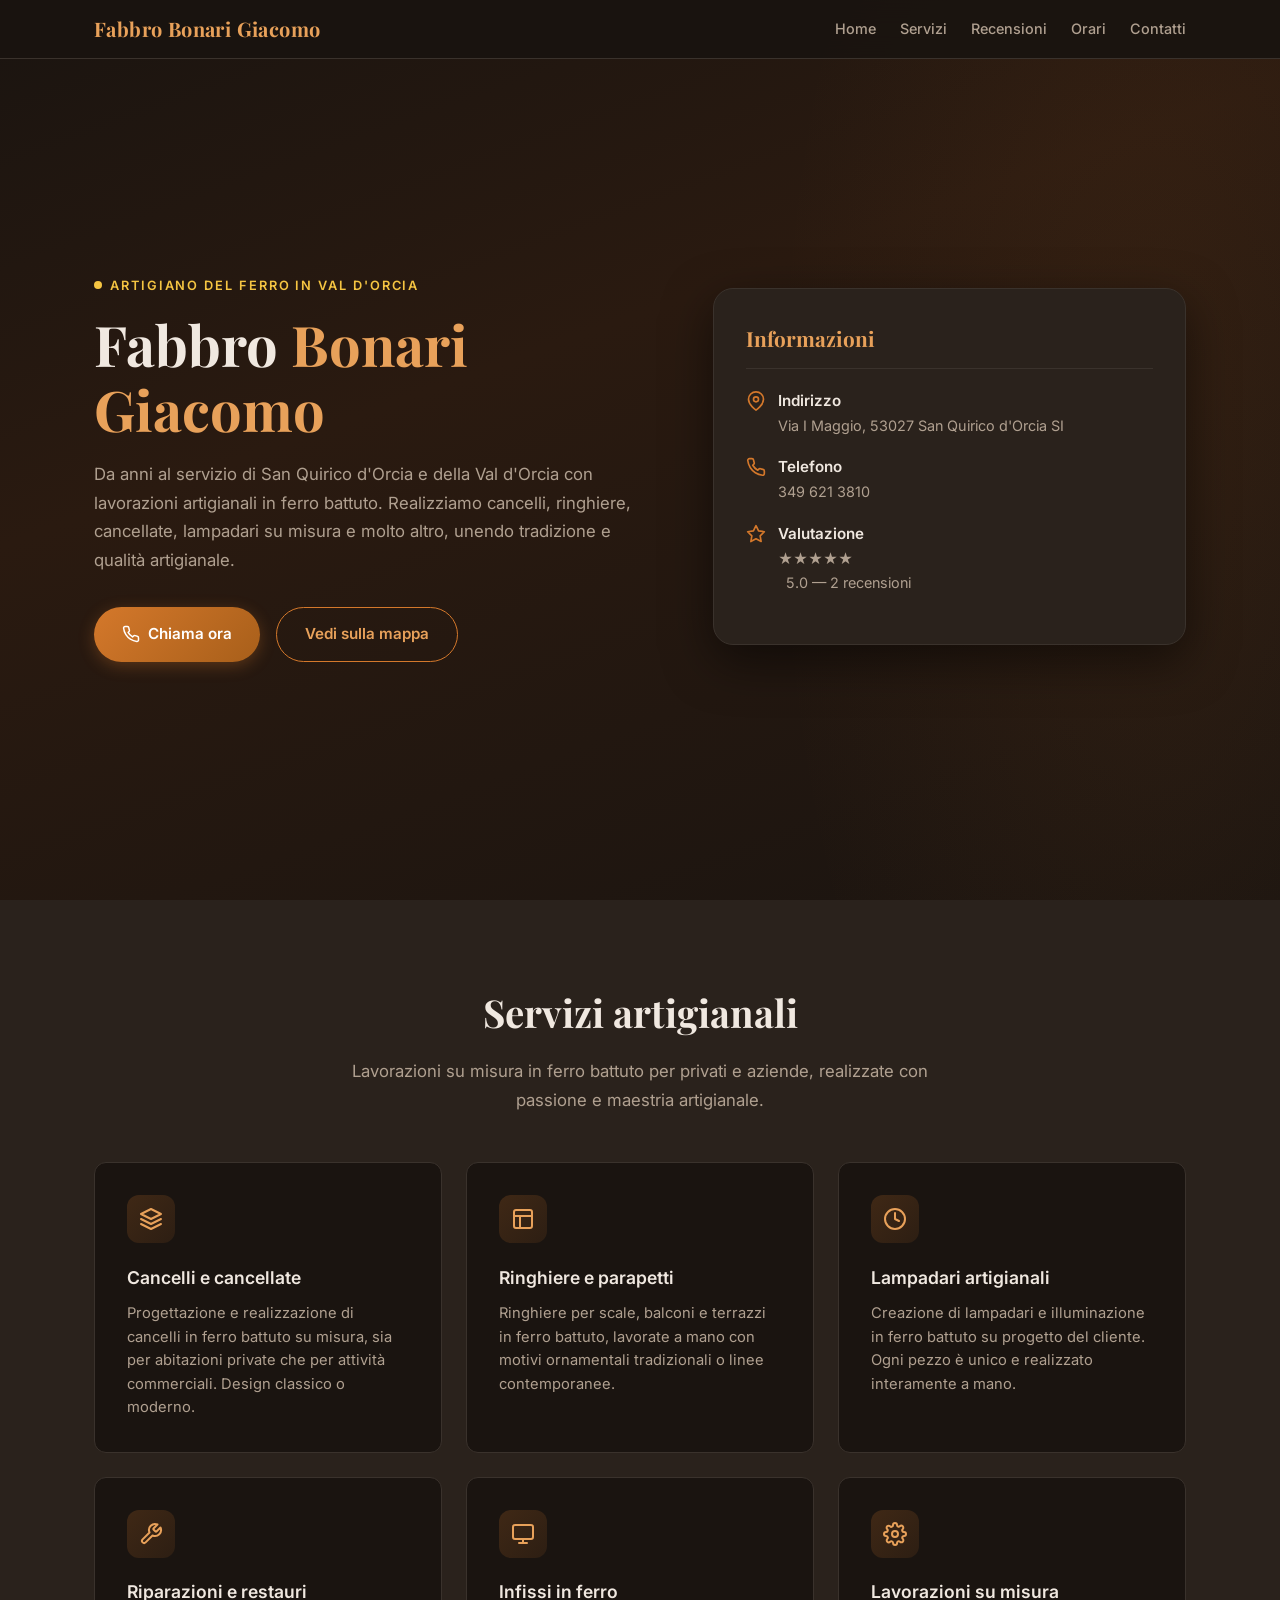
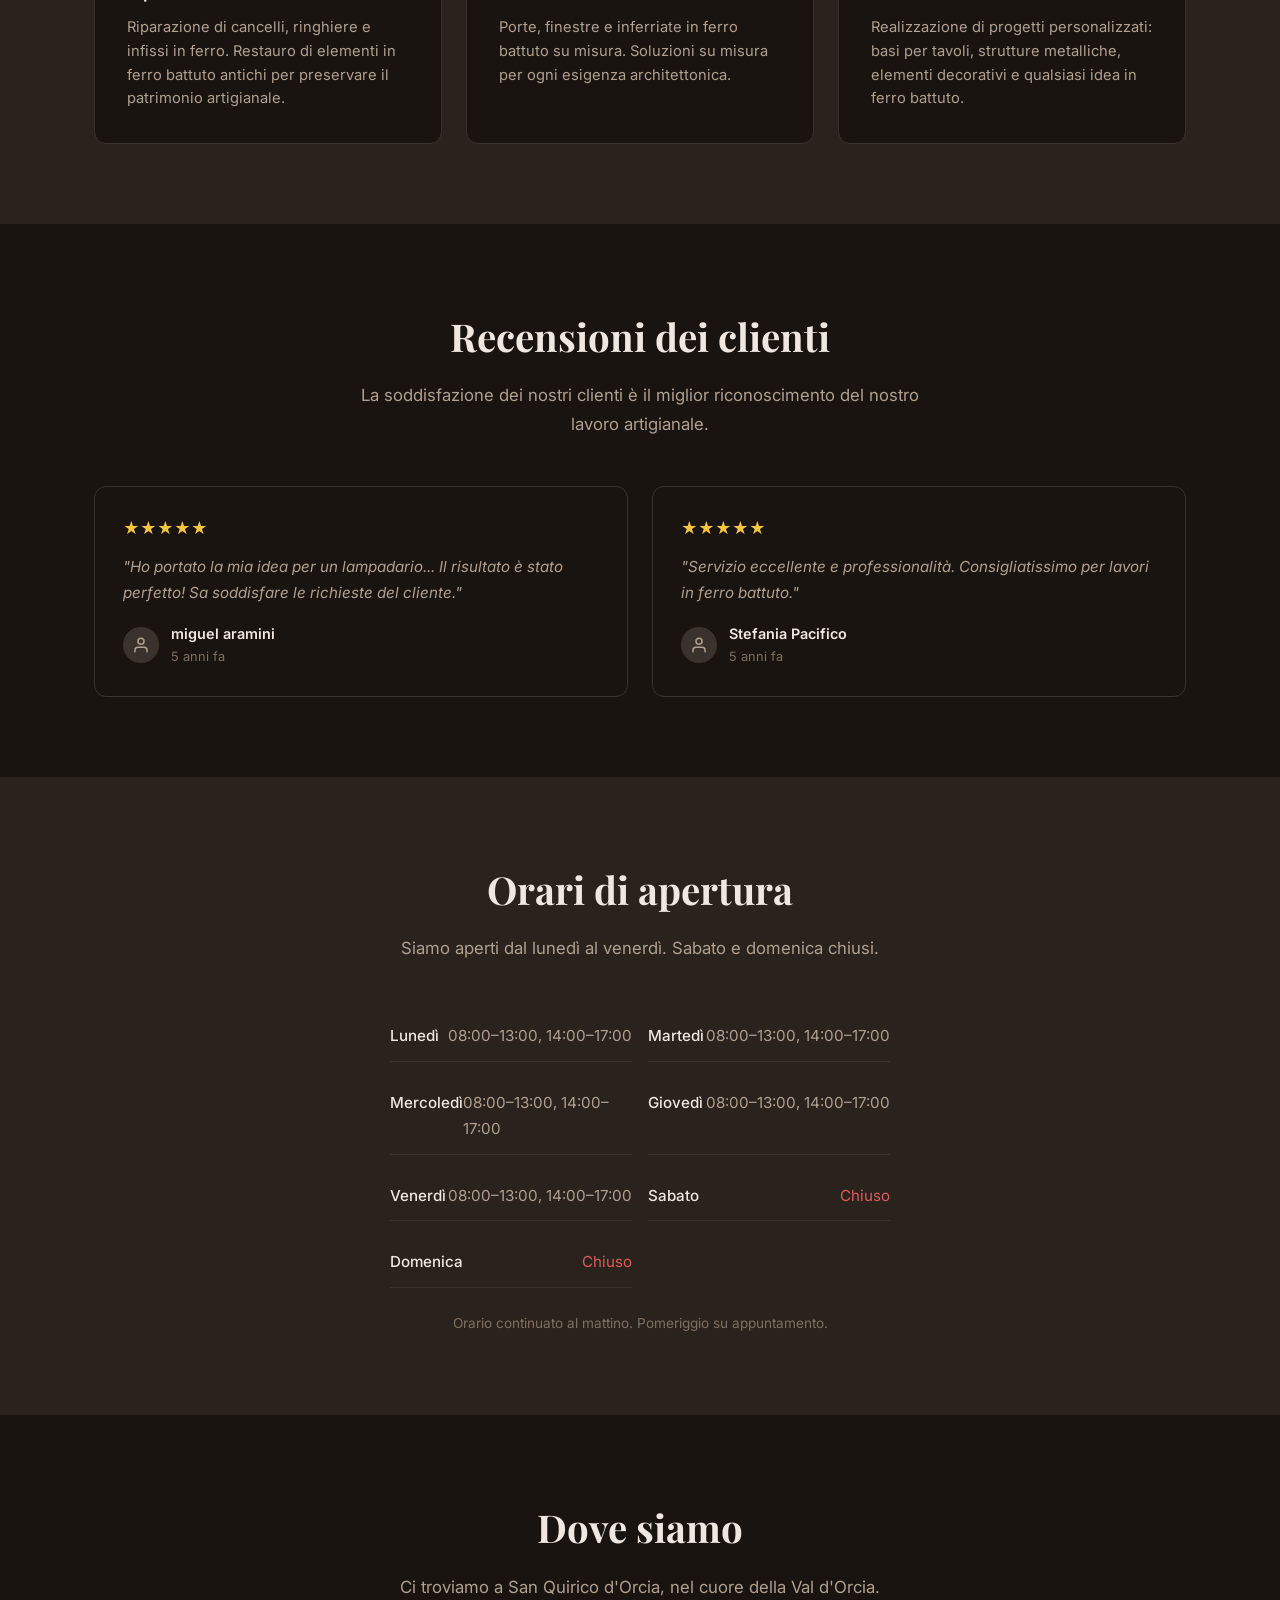
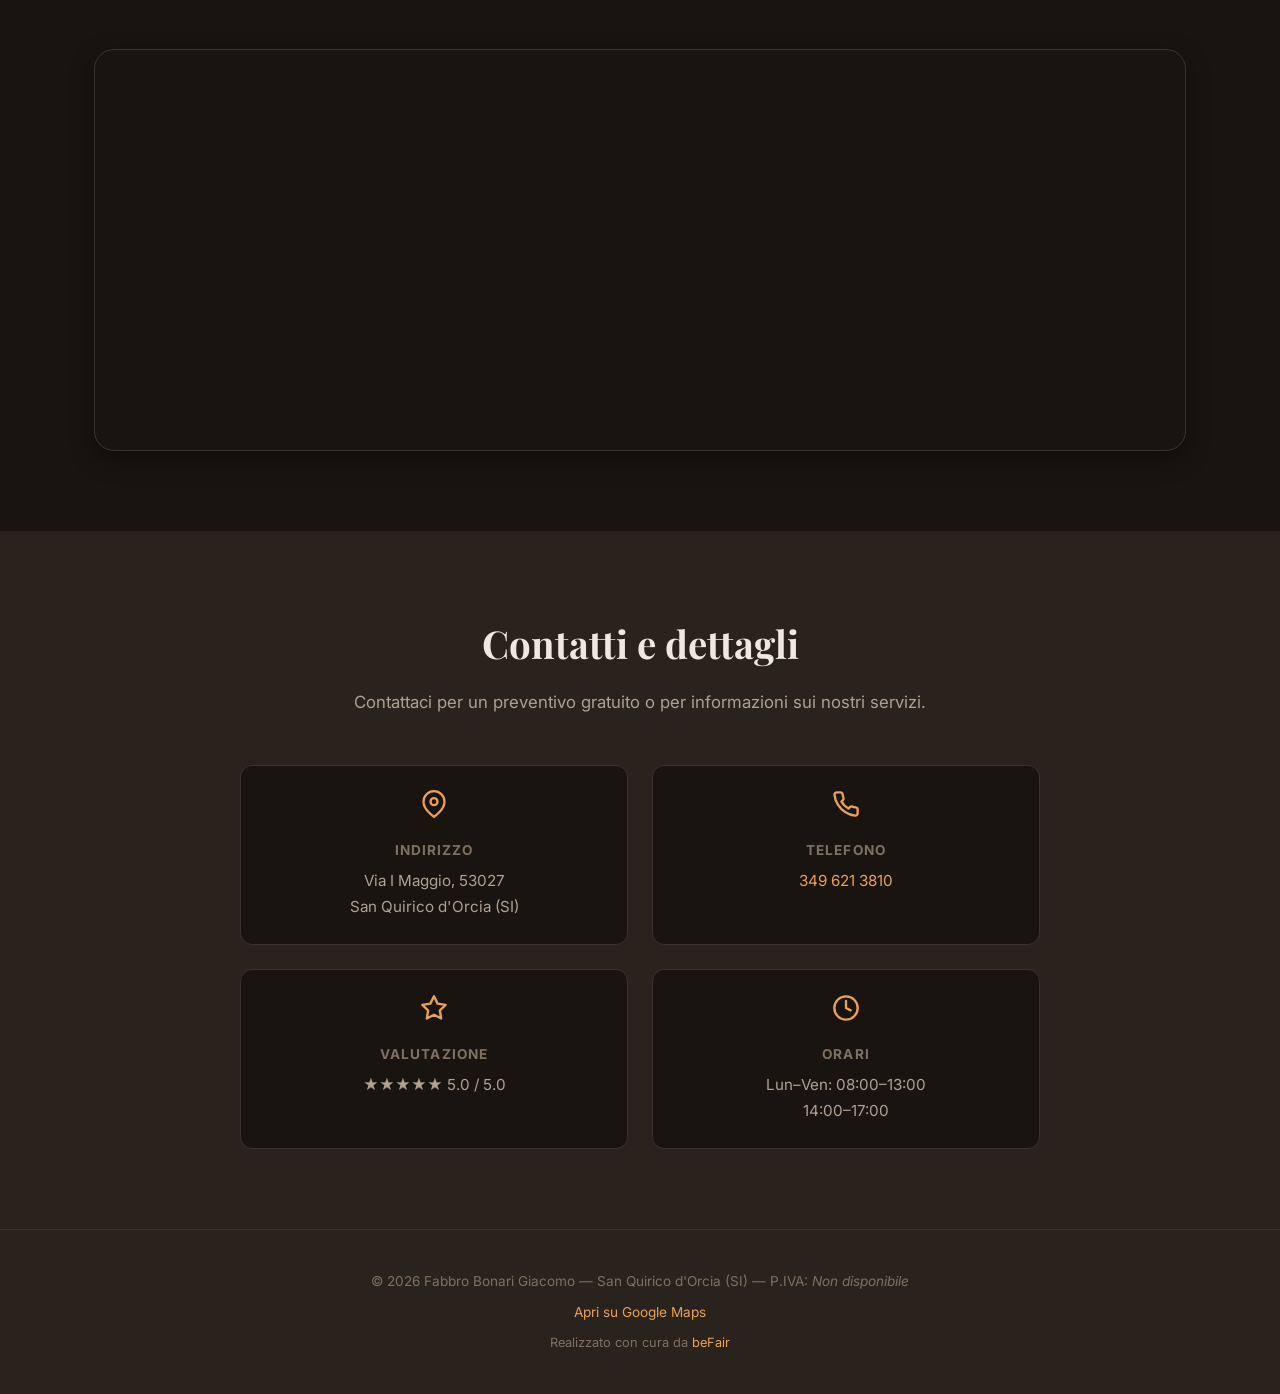
<file: _templates/4c0726d7-f76e-4434-9ced-8cd947d7e227/index.html>
<!DOCTYPE html>
<html lang="it">
<head>
  <meta charset="UTF-8" />
  <meta name="viewport" content="width=device-width, initial-scale=1.0" />
  <meta name="description" content="Fabbro Bonari Giacomo a San Quirico d'Orcia: lavorazione artigianale del ferro, cancelli, ringhiere, cancellate, lampadari su misura e riparazioni. Richiedi un preventivo." />
  <meta name="keywords" content="fabbro san quirico d'orcia, fabbro bonari giacomo, lavorazione ferro, cancelli su misura, ringhiere, lampadari artigianali, fabbro val d'orcia" />
  <meta name="author" content="Fabbro Bonari Giacomo" />
  <meta name="theme-color" content="#d4782b" />

  <!-- Open Graph -->
  <meta property="og:title" content="Fabbro Bonari Giacomo | Lavorazione artigianale del ferro a San Quirico d'Orcia" />
  <meta property="og:description" content="Da anni al servizio della Val d'Orcia con lavorazioni artigianali in ferro battuto, cancelli, ringhiere e lampadari su misura." />
  <meta property="og:type" content="website" />
  <meta property="og:locale" content="it_IT" />

  <title>Fabbro Bonari Giacomo | Lavorazione artigianale del ferro a San Quirico d'Orcia</title>

  <link rel="preconnect" href="https://fonts.googleapis.com" />
  <link rel="preconnect" href="https://fonts.gstatic.com" crossorigin />
  <link href="https://fonts.googleapis.com/css2?family=Inter:wght@400;500;600;700&family=Playfair+Display:wght@600;700&display=swap" rel="stylesheet" />
  <link rel="stylesheet" href="assets/css/styles.css" />
</head>
<body>

  <!-- ─── NAVBAR ─── -->
  <nav class="navbar" role="navigation" aria-label="Navigazione principale">
    <div class="container">
      <a href="#home" class="navbar-brand">Fabbro Bonari Giacomo</a>
      <button class="navbar-toggle" aria-label="Apri menu" aria-expanded="false">
        <svg width="24" height="24" viewBox="0 0 24 24" fill="none" stroke="currentColor" stroke-width="2" stroke-linecap="round">
          <line x1="3" y1="6" x2="21" y2="6" />
          <line x1="3" y1="12" x2="21" y2="12" />
          <line x1="3" y1="18" x2="21" y2="18" />
        </svg>
      </button>
      <div class="navbar-links">
        <a href="#home">Home</a>
        <a href="#servizi">Servizi</a>
        <a href="#recensioni">Recensioni</a>
        <a href="#orari">Orari</a>
        <a href="#contatti">Contatti</a>
      </div>
    </div>
  </nav>

  <!-- ─── HERO ─── -->
  <header class="hero" id="home">
    <div class="container">
      <div class="hero-grid">
        <div>
          <div class="hero-tag">
            <span class="dot"></span>
            Artigiano del ferro in Val d'Orcia
          </div>
          <h1>Fabbro <span>Bonari Giacomo</span></h1>
          <p>Da anni al servizio di San Quirico d'Orcia e della Val d'Orcia con lavorazioni artigianali in ferro battuto. Realizziamo cancelli, ringhiere, cancellate, lampadari su misura e molto altro, unendo tradizione e qualità artigianale.</p>
          <div class="hero-actions">
            <a href="#contatti" class="btn btn-primary">
              <svg width="18" height="18" viewBox="0 0 24 24" fill="none" stroke="currentColor" stroke-width="2" stroke-linecap="round" stroke-linejoin="round"><path d="M22 16.92v3a2 2 0 0 1-2.18 2 19.79 19.79 0 0 1-8.63-3.07 19.5 19.5 0 0 1-6-6 19.79 19.79 0 0 1-3.07-8.67A2 2 0 0 1 4.11 2h3a2 2 0 0 1 2 1.72 12.84 12.84 0 0 0 .7 2.81 2 2 0 0 1-.45 2.11L8.09 9.91a16 16 0 0 0 6 6l1.27-1.27a2 2 0 0 1 2.11-.45 12.84 12.84 0 0 0 2.81.7A2 2 0 0 1 22 16.92z"/></svg>
              Chiama ora
            </a>
            <a href="#mappa" class="btn btn-outline">Vedi sulla mappa</a>
          </div>
        </div>
        <div class="hero-card">
          <h3>Informazioni</h3>
          <div class="info-item">
            <svg class="icon" viewBox="0 0 24 24" fill="none" stroke="currentColor" stroke-width="2" stroke-linecap="round" stroke-linejoin="round"><path d="M21 10c0 7-9 13-9 13s-9-6-9-13a9 9 0 0 1 18 0z"/><circle cx="12" cy="10" r="3"/></svg>
            <div>
              <strong>Indirizzo</strong>
              <span>Via I Maggio, 53027 San Quirico d'Orcia SI</span>
            </div>
          </div>
          <div class="info-item">
            <svg class="icon" viewBox="0 0 24 24" fill="none" stroke="currentColor" stroke-width="2" stroke-linecap="round" stroke-linejoin="round"><path d="M22 16.92v3a2 2 0 0 1-2.18 2 19.79 19.79 0 0 1-8.63-3.07 19.5 19.5 0 0 1-6-6 19.79 19.79 0 0 1-3.07-8.67A2 2 0 0 1 4.11 2h3a2 2 0 0 1 2 1.72 12.84 12.84 0 0 0 .7 2.81 2 2 0 0 1-.45 2.11L8.09 9.91a16 16 0 0 0 6 6l1.27-1.27a2 2 0 0 1 2.11-.45 12.84 12.84 0 0 0 2.81.7A2 2 0 0 1 22 16.92z"/></svg>
            <div>
              <strong>Telefono</strong>
              <span><a href="tel:+393496213810">349 621 3810</a></span>
            </div>
          </div>
          <div class="info-item">
            <svg class="icon" viewBox="0 0 24 24" fill="none" stroke="currentColor" stroke-width="2" stroke-linecap="round" stroke-linejoin="round"><polygon points="12 2 15.09 8.26 22 9.27 17 14.14 18.18 21.02 12 17.77 5.82 21.02 7 14.14 2 9.27 8.91 8.26 12 2"/></svg>
            <div>
              <strong>Valutazione</strong>
              <span>
                <span class="rating-stars">★★★★★</span>
                <span class="rating-text">5.0 — 2 recensioni</span>
              </span>
            </div>
          </div>
        </div>
      </div>
    </div>
  </header>

  <main>
    <!-- ─── SERVIZI ─── -->
    <section class="section section-alt" id="servizi">
      <div class="container">
        <div class="section-header">
          <h2>Servizi artigianali</h2>
          <p class="subtitle">Lavorazioni su misura in ferro battuto per privati e aziende, realizzate con passione e maestria artigianale.</p>
        </div>
        <div class="services-grid">
          <article class="service-card">
            <div class="icon-wrap">
              <svg width="24" height="24" viewBox="0 0 24 24" fill="none" stroke="currentColor" stroke-width="2" stroke-linecap="round" stroke-linejoin="round"><path d="M12 2L2 7l10 5 10-5-10-5z"/><path d="M2 17l10 5 10-5"/><path d="M2 12l10 5 10-5"/></svg>
            </div>
            <h3>Cancelli e cancellate</h3>
            <p>Progettazione e realizzazione di cancelli in ferro battuto su misura, sia per abitazioni private che per attività commerciali. Design classico o moderno.</p>
          </article>
          <article class="service-card">
            <div class="icon-wrap">
              <svg width="24" height="24" viewBox="0 0 24 24" fill="none" stroke="currentColor" stroke-width="2" stroke-linecap="round" stroke-linejoin="round"><rect x="3" y="3" width="18" height="18" rx="2" ry="2"/><line x1="3" y1="9" x2="21" y2="9"/><line x1="9" y1="21" x2="9" y2="9"/></svg>
            </div>
            <h3>Ringhiere e parapetti</h3>
            <p>Ringhiere per scale, balconi e terrazzi in ferro battuto, lavorate a mano con motivi ornamentali tradizionali o linee contemporanee.</p>
          </article>
          <article class="service-card">
            <div class="icon-wrap">
              <svg width="24" height="24" viewBox="0 0 24 24" fill="none" stroke="currentColor" stroke-width="2" stroke-linecap="round" stroke-linejoin="round"><circle cx="12" cy="12" r="10"/><path d="M12 6v6l4 2"/></svg>
            </div>
            <h3>Lampadari artigianali</h3>
            <p>Creazione di lampadari e illuminazione in ferro battuto su progetto del cliente. Ogni pezzo è unico e realizzato interamente a mano.</p>
          </article>
          <article class="service-card">
            <div class="icon-wrap">
              <svg width="24" height="24" viewBox="0 0 24 24" fill="none" stroke="currentColor" stroke-width="2" stroke-linecap="round" stroke-linejoin="round"><path d="M14.7 6.3a1 1 0 0 0 0 1.4l1.6 1.6a1 1 0 0 0 1.4 0l3.77-3.77a6 6 0 0 1-7.94 7.94l-6.91 6.91a2.12 2.12 0 0 1-3-3l6.91-6.91a6 6 0 0 1 7.94-7.94l-3.76 3.76z"/></svg>
            </div>
            <h3>Riparazioni e restauri</h3>
            <p>Riparazione di cancelli, ringhiere e infissi in ferro. Restauro di elementi in ferro battuto antichi per preservare il patrimonio artigianale.</p>
          </article>
          <article class="service-card">
            <div class="icon-wrap">
              <svg width="24" height="24" viewBox="0 0 24 24" fill="none" stroke="currentColor" stroke-width="2" stroke-linecap="round" stroke-linejoin="round"><rect x="2" y="3" width="20" height="14" rx="2" ry="2"/><line x1="8" y1="21" x2="16" y2="21"/><line x1="12" y1="17" x2="12" y2="21"/></svg>
            </div>
            <h3>Infissi in ferro</h3>
            <p>Porte, finestre e inferriate in ferro battuto su misura. Soluzioni su misura per ogni esigenza architettonica.</p>
          </article>
          <article class="service-card">
            <div class="icon-wrap">
              <svg width="24" height="24" viewBox="0 0 24 24" fill="none" stroke="currentColor" stroke-width="2" stroke-linecap="round" stroke-linejoin="round"><circle cx="12" cy="12" r="3"/><path d="M19.4 15a1.65 1.65 0 0 0 .33 1.82l.06.06a2 2 0 0 1 0 2.83 2 2 0 0 1-2.83 0l-.06-.06a1.65 1.65 0 0 0-1.82-.33 1.65 1.65 0 0 0-1 1.51V21a2 2 0 0 1-2 2 2 2 0 0 1-2-2v-.09A1.65 1.65 0 0 0 9 19.4a1.65 1.65 0 0 0-1.82.33l-.06.06a2 2 0 0 1-2.83 0 2 2 0 0 1 0-2.83l.06-.06A1.65 1.65 0 0 0 4.68 15a1.65 1.65 0 0 0-1.51-1H3a2 2 0 0 1-2-2 2 2 0 0 1 2-2h.09A1.65 1.65 0 0 0 4.6 9a1.65 1.65 0 0 0-.33-1.82l-.06-.06a2 2 0 0 1 0-2.83 2 2 0 0 1 2.83 0l.06.06A1.65 1.65 0 0 0 9 4.68a1.65 1.65 0 0 0 1-1.51V3a2 2 0 0 1 2-2 2 2 0 0 1 2 2v.09a1.65 1.65 0 0 0 1 1.51 1.65 1.65 0 0 0 1.82-.33l.06-.06a2 2 0 0 1 2.83 0 2 2 0 0 1 0 2.83l-.06.06a1.65 1.65 0 0 0-.33 1.82V9a1.65 1.65 0 0 0 1.51 1H21a2 2 0 0 1 2 2 2 2 0 0 1-2 2h-.09a1.65 1.65 0 0 0-1.51 1z"/></svg>
            </div>
            <h3>Lavorazioni su misura</h3>
            <p>Realizzazione di progetti personalizzati: basi per tavoli, strutture metalliche, elementi decorativi e qualsiasi idea in ferro battuto.</p>
          </article>
        </div>
      </div>
    </section>

    <!-- ─── RECENSIONI ─── -->
    <section class="section" id="recensioni">
      <div class="container">
        <div class="section-header">
          <h2>Recensioni dei clienti</h2>
          <p class="subtitle">La soddisfazione dei nostri clienti è il miglior riconoscimento del nostro lavoro artigianale.</p>
        </div>
        <div class="reviews-grid">
          <article class="review-card">
            <div class="stars">★★★★★</div>
            <p>"Ho portato la mia idea per un lampadario... Il risultato è stato perfetto! Sa soddisfare le richieste del cliente."</p>
            <div class="reviewer">
              <div class="avatar">
                <svg width="18" height="18" viewBox="0 0 24 24" fill="none" stroke="currentColor" stroke-width="2" stroke-linecap="round" stroke-linejoin="round"><path d="M20 21v-2a4 4 0 0 0-4-4H8a4 4 0 0 0-4 4v2"/><circle cx="12" cy="7" r="4"/></svg>
              </div>
              <div>
                <div class="name">miguel aramini</div>
                <div class="time">5 anni fa</div>
              </div>
            </div>
          </article>
          <article class="review-card">
            <div class="stars">★★★★★</div>
            <p>"Servizio eccellente e professionalità. Consigliatissimo per lavori in ferro battuto."</p>
            <div class="reviewer">
              <div class="avatar">
                <svg width="18" height="18" viewBox="0 0 24 24" fill="none" stroke="currentColor" stroke-width="2" stroke-linecap="round" stroke-linejoin="round"><path d="M20 21v-2a4 4 0 0 0-4-4H8a4 4 0 0 0-4 4v2"/><circle cx="12" cy="7" r="4"/></svg>
              </div>
              <div>
                <div class="name">Stefania Pacifico</div>
                <div class="time">5 anni fa</div>
              </div>
            </div>
          </article>
        </div>
      </div>
    </section>

    <!-- ─── ORARI ─── -->
    <section class="section section-alt" id="orari">
      <div class="container">
        <div class="section-header">
          <h2>Orari di apertura</h2>
          <p class="subtitle">Siamo aperti dal lunedì al venerdì. Sabato e domenica chiusi.</p>
        </div>
        <div class="hours-grid">
          <div class="hours-item">
            <span class="day">Lunedì</span>
            <span class="time">08:00–13:00, 14:00–17:00</span>
          </div>
          <div class="hours-item">
            <span class="day">Martedì</span>
            <span class="time">08:00–13:00, 14:00–17:00</span>
          </div>
          <div class="hours-item">
            <span class="day">Mercoledì</span>
            <span class="time">08:00–13:00, 14:00–17:00</span>
          </div>
          <div class="hours-item">
            <span class="day">Giovedì</span>
            <span class="time">08:00–13:00, 14:00–17:00</span>
          </div>
          <div class="hours-item">
            <span class="day">Venerdì</span>
            <span class="time">08:00–13:00, 14:00–17:00</span>
          </div>
          <div class="hours-item closed">
            <span class="day">Sabato</span>
            <span class="time">Chiuso</span>
          </div>
          <div class="hours-item closed">
            <span class="day">Domenica</span>
            <span class="time">Chiuso</span>
          </div>
        </div>
        <p class="hours-note">Orario continuato al mattino. Pomeriggio su appuntamento.</p>
      </div>
    </section>

    <!-- ─── MAPPA ─── -->
    <section class="section" id="mappa">
      <div class="container">
        <div class="section-header">
          <h2>Dove siamo</h2>
          <p class="subtitle">Ci troviamo a San Quirico d'Orcia, nel cuore della Val d'Orcia.</p>
        </div>
        <div class="map-wrapper">
          <iframe
            title="Mappa di Fabbro Bonari Giacomo a San Quirico d'Orcia"
            src="https://www.google.com/maps?q=Via%20I%20Maggio%2C%2053027%20San%20Quirico%20d%27Orcia%20SI%2C%20Italia&z=15&output=embed"
            loading="lazy"
            referrerpolicy="no-referrer-when-downgrade"
          ></iframe>
        </div>
      </div>
    </section>

    <!-- ─── DETTAGLI / CONTATTI ─── -->
    <section class="section section-alt" id="contatti">
      <div class="container">
        <div class="section-header">
          <h2>Contatti e dettagli</h2>
          <p class="subtitle">Contattaci per un preventivo gratuito o per informazioni sui nostri servizi.</p>
        </div>
        <div class="details-grid">
          <div class="detail-card">
            <div class="detail-icon">
              <svg width="28" height="28" viewBox="0 0 24 24" fill="none" stroke="currentColor" stroke-width="2" stroke-linecap="round" stroke-linejoin="round"><path d="M21 10c0 7-9 13-9 13s-9-6-9-13a9 9 0 0 1 18 0z"/><circle cx="12" cy="10" r="3"/></svg>
            </div>
            <h4>Indirizzo</h4>
            <p>Via I Maggio, 53027<br />San Quirico d'Orcia (SI)</p>
          </div>
          <div class="detail-card">
            <div class="detail-icon">
              <svg width="28" height="28" viewBox="0 0 24 24" fill="none" stroke="currentColor" stroke-width="2" stroke-linecap="round" stroke-linejoin="round"><path d="M22 16.92v3a2 2 0 0 1-2.18 2 19.79 19.79 0 0 1-8.63-3.07 19.5 19.5 0 0 1-6-6 19.79 19.79 0 0 1-3.07-8.67A2 2 0 0 1 4.11 2h3a2 2 0 0 1 2 1.72 12.84 12.84 0 0 0 .7 2.81 2 2 0 0 1-.45 2.11L8.09 9.91a16 16 0 0 0 6 6l1.27-1.27a2 2 0 0 1 2.11-.45 12.84 12.84 0 0 0 2.81.7A2 2 0 0 1 22 16.92z"/></svg>
            </div>
            <h4>Telefono</h4>
            <p><a href="tel:+393496213810">349 621 3810</a></p>
          </div>
          <div class="detail-card">
            <div class="detail-icon">
              <svg width="28" height="28" viewBox="0 0 24 24" fill="none" stroke="currentColor" stroke-width="2" stroke-linecap="round" stroke-linejoin="round"><polygon points="12 2 15.09 8.26 22 9.27 17 14.14 18.18 21.02 12 17.77 5.82 21.02 7 14.14 2 9.27 8.91 8.26 12 2"/></svg>
            </div>
            <h4>Valutazione</h4>
            <p>★★★★★ 5.0 / 5.0</p>
          </div>
          <div class="detail-card">
            <div class="detail-icon">
              <svg width="28" height="28" viewBox="0 0 24 24" fill="none" stroke="currentColor" stroke-width="2" stroke-linecap="round" stroke-linejoin="round"><circle cx="12" cy="12" r="10"/><polyline points="12 6 12 12 16 14"/></svg>
            </div>
            <h4>Orari</h4>
            <p>Lun–Ven: 08:00–13:00<br />14:00–17:00</p>
          </div>
        </div>
      </div>
    </section>
  </main>

  <!-- ─── FOOTER ─── -->
  <footer class="footer">
    <div class="container">
      <p>
        &copy; 2026 Fabbro Bonari Giacomo &mdash; San Quirico d'Orcia (SI) &mdash;
        P.IVA: <em>Non disponibile</em>
      </p>
      <p style="margin-top: 0.5rem;">
        <a href="https://www.google.com/maps/search/?api=1&query=Via%20I%20Maggio%2C%2053027%20San%20Quirico%20d%27Orcia%20SI%2C%20Italia" target="_blank" rel="noreferrer">
          Apri su Google Maps
        </a>
      </p>
      <p style="margin-top: 0.5rem; font-size: 0.8rem; color: var(--color-text-dark);">
        Realizzato con cura da <a href="https://www.befair.it/" target="_blank" rel="noreferrer">beFair</a>
      </p>
    </div>
  </footer>

  <script src="assets/js/main.js"></script>
</body>
</html>
</file>
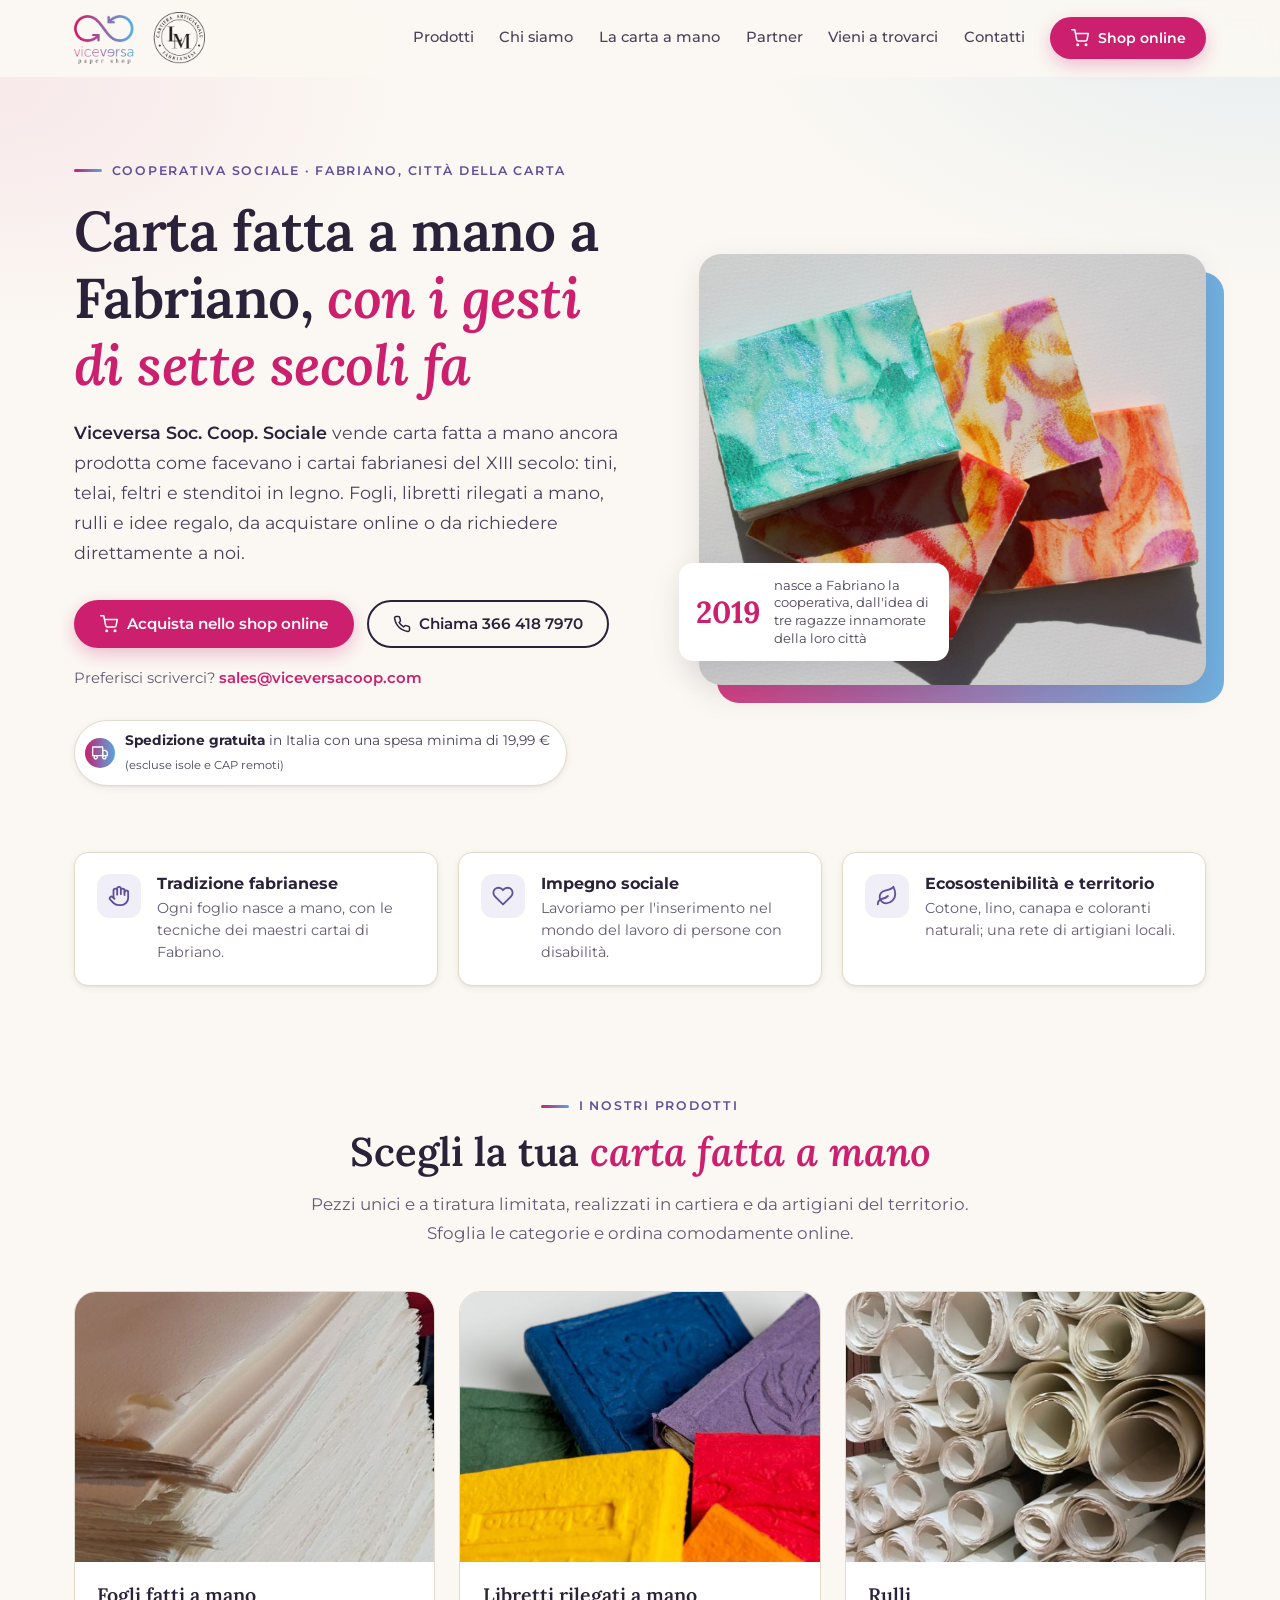
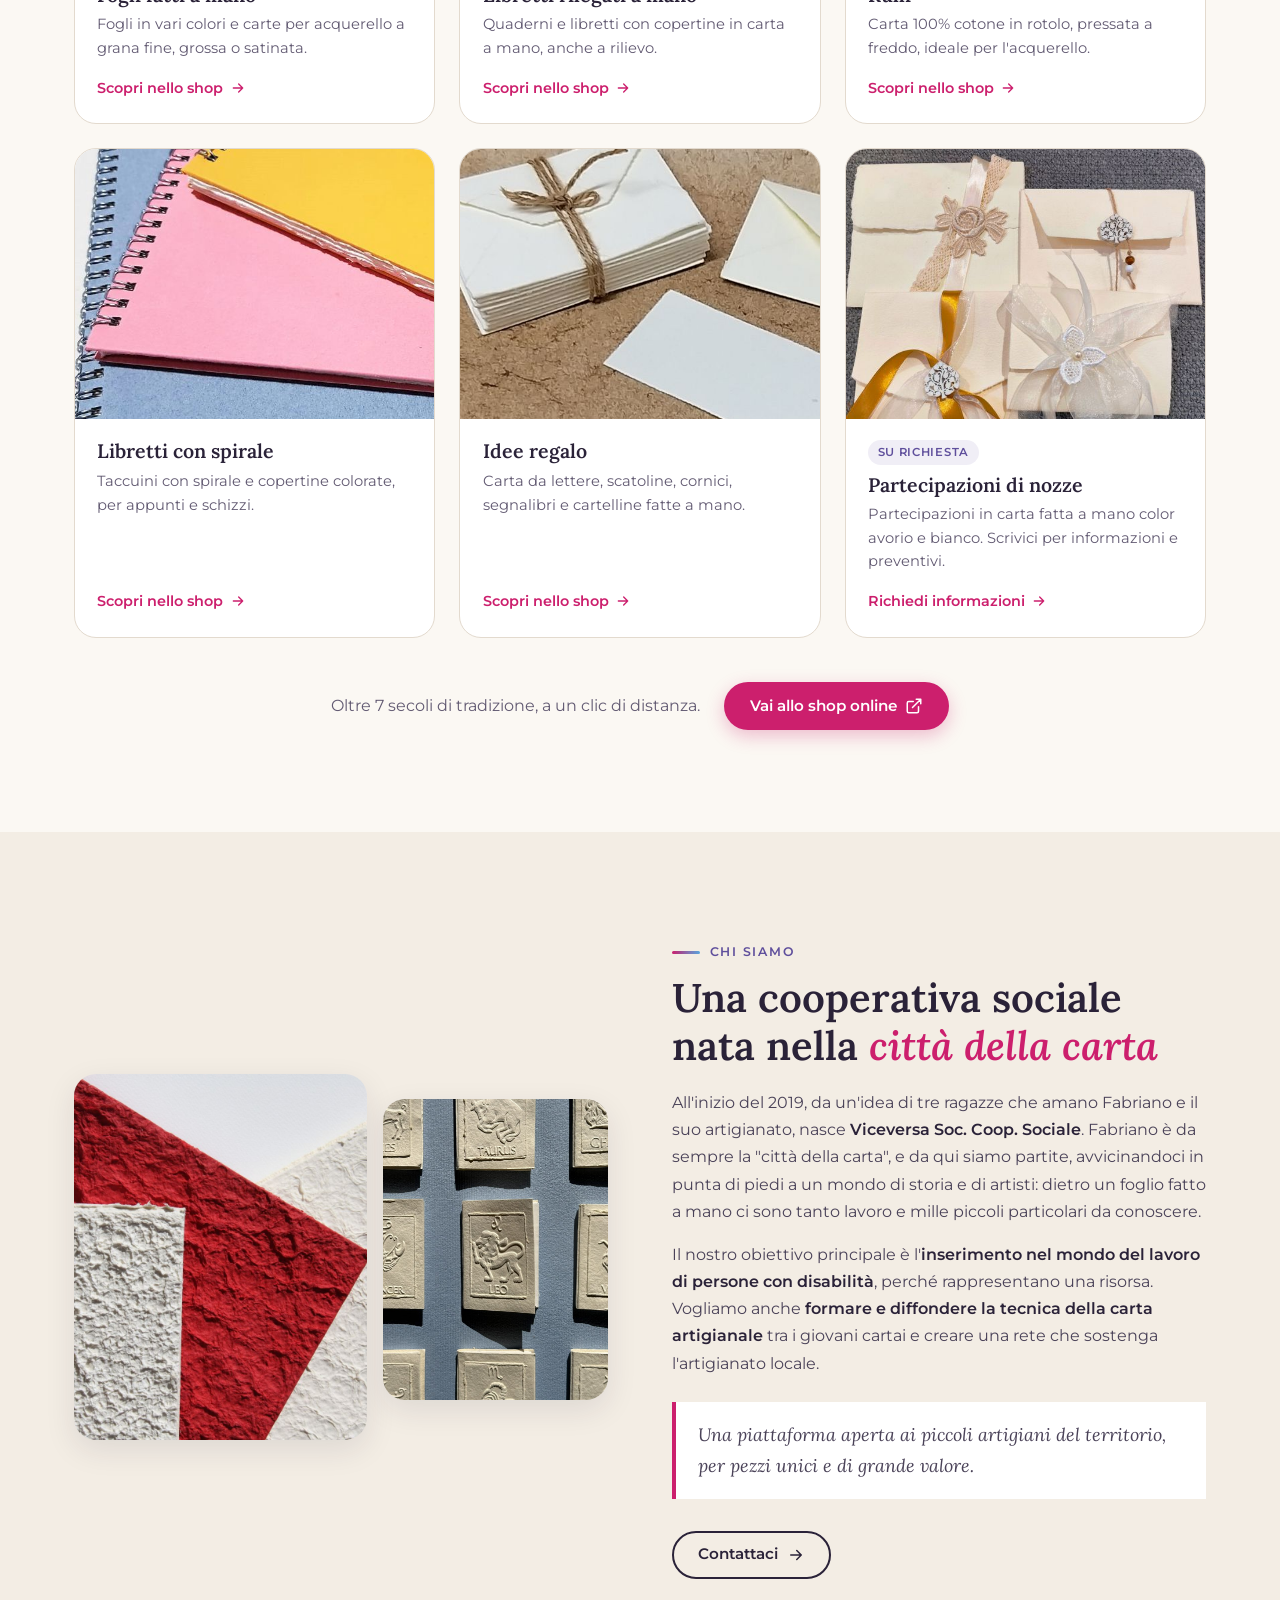
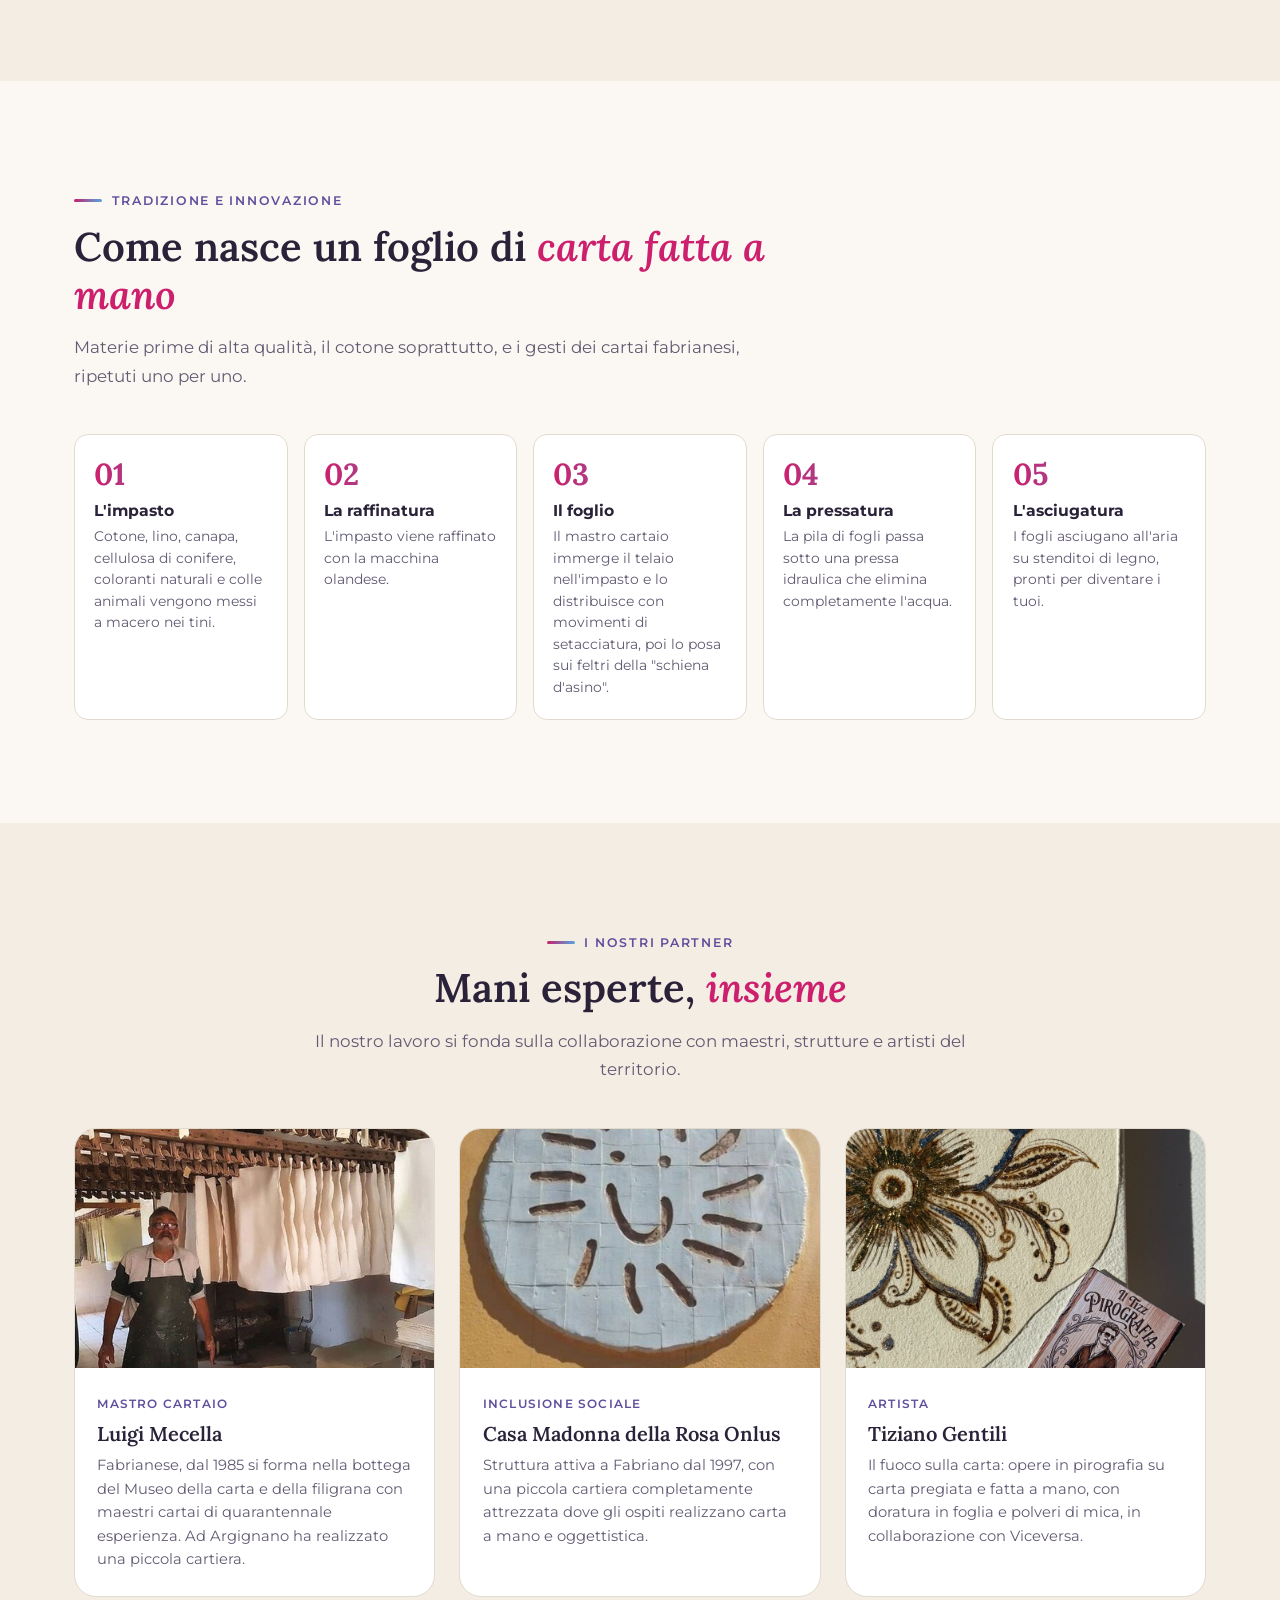
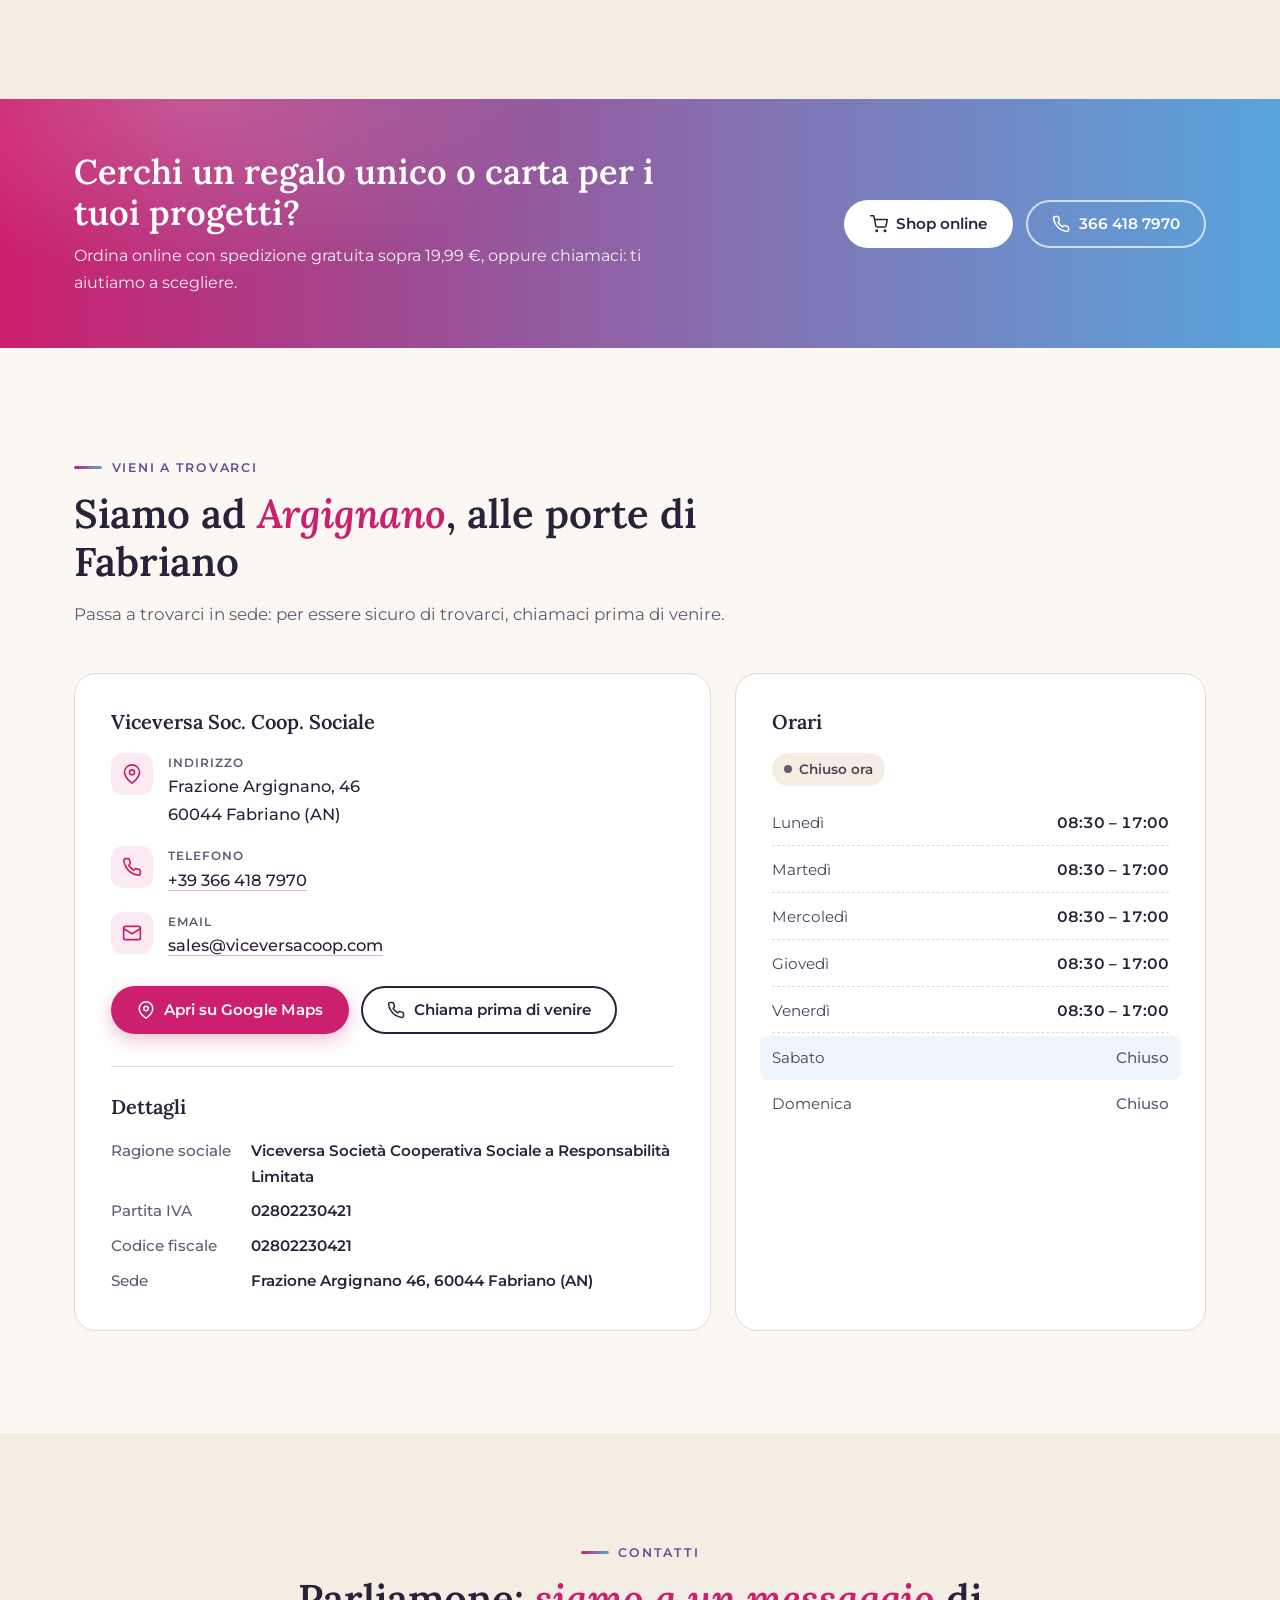
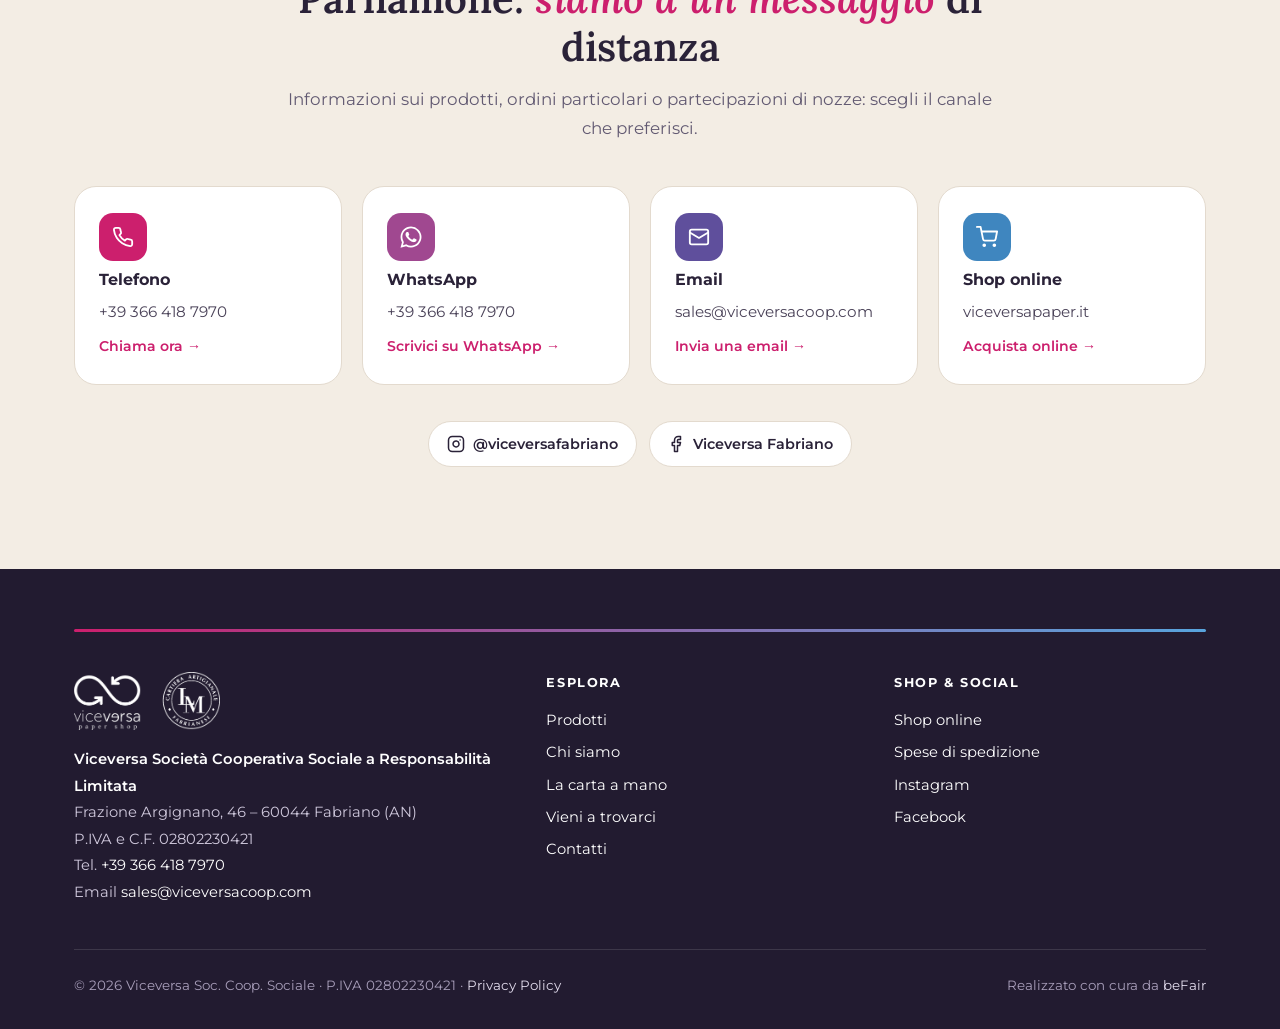
<file: shared/sites/0e232672-0605-4630-9869-596784e677d6/index.html>
<!DOCTYPE html>
<html lang="it" class="no-js">
<head>
  <meta charset="UTF-8" />
  <meta name="viewport" content="width=device-width, initial-scale=1.0" />
  <title>Viceversa Soc. Coop. Sociale | Carta fatta a mano a Fabriano</title>
  <meta name="description" content="Viceversa Soc. Coop. Sociale: carta fatta a mano a Fabriano secondo gli antichi gesti dei cartai fabrianesi. Fogli, libretti rilegati a mano, rulli per acquerello e idee regalo. Acquista online o contattaci." />
  <meta name="keywords" content="carta fatta a mano, carta fatta a mano Fabriano, carta artigianale Fabriano, carta di cotone, carta per acquerello fatta a mano, libretti rilegati a mano, quaderni carta a mano, rulli carta acquerello, partecipazioni di nozze carta a mano, idee regalo carta, cooperativa sociale Fabriano, Viceversa Fabriano, Argignano" />
  <meta name="author" content="Viceversa Soc. Coop. Sociale" />
  <meta name="theme-color" content="#cc1f6d" />
  <meta name="robots" content="index, follow" />
  <link rel="canonical" href="https://viceversacoop.it/" />

  <meta property="og:type" content="website" />
  <meta property="og:locale" content="it_IT" />
  <meta property="og:site_name" content="Viceversa Soc. Coop. Sociale" />
  <meta property="og:title" content="Viceversa Soc. Coop. Sociale | Carta fatta a mano a Fabriano" />
  <meta property="og:description" content="Fogli, libretti e rulli in carta fatta a mano secondo la tradizione dei cartai fabrianesi. Scopri lo shop online." />
  <meta property="og:url" content="https://viceversacoop.it/" />
  <meta property="og:image" content="https://viceversacoop.it/assets/images/hero-carte-colorate.jpg" />
  <meta name="twitter:card" content="summary_large_image" />

  <link rel="icon" type="image/png" sizes="32x32" href="assets/images/favicon-32.png" />
  <link rel="icon" type="image/png" sizes="192x192" href="assets/images/favicon-192.png" />
  <link rel="apple-touch-icon" href="assets/images/favicon-180.png" />
  <link rel="preload" href="assets/fonts/lora-latin-wght-normal.woff2" as="font" type="font/woff2" crossorigin />
  <link rel="preload" href="assets/fonts/montserrat-latin-wght-normal.woff2" as="font" type="font/woff2" crossorigin />
  <link rel="stylesheet" href="assets/css/styles.css" />

  <script type="application/ld+json">
  {
    "@context": "https://schema.org",
    "@type": "Store",
    "name": "Viceversa Soc. Coop. Sociale",
    "legalName": "Viceversa Società Cooperativa Sociale a Responsabilità Limitata",
    "description": "Cooperativa sociale di Fabriano che vende carta fatta a mano prodotta secondo gli antichi gesti dei cartai fabrianesi.",
    "url": "https://viceversacoop.it/",
    "logo": "https://viceversacoop.it/assets/images/logo-viceversa.png",
    "image": "https://viceversacoop.it/assets/images/hero-carte-colorate.jpg",
    "telephone": "+39 366 418 7970",
    "email": "sales@viceversacoop.com",
    "vatID": "IT02802230421",
    "taxID": "02802230421",
    "foundingDate": "2019",
    "address": {
      "@type": "PostalAddress",
      "streetAddress": "Frazione Argignano, 46",
      "postalCode": "60044",
      "addressLocality": "Fabriano",
      "addressRegion": "AN",
      "addressCountry": "IT"
    },
    "openingHoursSpecification": [{
      "@type": "OpeningHoursSpecification",
      "dayOfWeek": ["Monday", "Tuesday", "Wednesday", "Thursday", "Friday"],
      "opens": "08:30",
      "closes": "17:00"
    }],
    "hasMap": "https://www.google.com/maps/search/?api=1&query=Viceversa%20Soc.%20Coop.%20Sociale&query_place_id=ChIJ0-cSO3LLLRMRpg8wIjPJjw8",
    "sameAs": [
      "https://viceversapaper.it/",
      "https://www.facebook.com/viceversafabriano/",
      "https://www.instagram.com/viceversafabriano/"
    ]
  }
  </script>
</head>
<body>
  <!-- Icone SVG -->
  <svg width="0" height="0" style="position:absolute" aria-hidden="true" focusable="false">
    <symbol id="i-phone" viewBox="0 0 24 24" fill="none" stroke="currentColor" stroke-width="2" stroke-linecap="round" stroke-linejoin="round"><path d="M22 16.92v3a2 2 0 0 1-2.18 2 19.79 19.79 0 0 1-8.63-3.07 19.5 19.5 0 0 1-6-6 19.79 19.79 0 0 1-3.07-8.67A2 2 0 0 1 4.11 2h3a2 2 0 0 1 2 1.72 12.84 12.84 0 0 0 .7 2.81 2 2 0 0 1-.45 2.11L8.09 9.91a16 16 0 0 0 6 6l1.27-1.27a2 2 0 0 1 2.11-.45 12.84 12.84 0 0 0 2.81.7A2 2 0 0 1 22 16.92z"/></symbol>
    <symbol id="i-mail" viewBox="0 0 24 24" fill="none" stroke="currentColor" stroke-width="2" stroke-linecap="round" stroke-linejoin="round"><rect x="2" y="4" width="20" height="16" rx="2"/><path d="m22 7-10 6L2 7"/></symbol>
    <symbol id="i-cart" viewBox="0 0 24 24" fill="none" stroke="currentColor" stroke-width="2" stroke-linecap="round" stroke-linejoin="round"><circle cx="9" cy="21" r="1"/><circle cx="20" cy="21" r="1"/><path d="M1 1h4l2.68 13.39a2 2 0 0 0 2 1.61h9.72a2 2 0 0 0 2-1.61L23 6H6"/></symbol>
    <symbol id="i-pin" viewBox="0 0 24 24" fill="none" stroke="currentColor" stroke-width="2" stroke-linecap="round" stroke-linejoin="round"><path d="M21 10c0 7-9 13-9 13s-9-6-9-13a9 9 0 0 1 18 0z"/><circle cx="12" cy="10" r="3"/></symbol>
    <symbol id="i-clock" viewBox="0 0 24 24" fill="none" stroke="currentColor" stroke-width="2" stroke-linecap="round" stroke-linejoin="round"><circle cx="12" cy="12" r="10"/><path d="M12 6v6l4 2"/></symbol>
    <symbol id="i-arrow" viewBox="0 0 24 24" fill="none" stroke="currentColor" stroke-width="2" stroke-linecap="round" stroke-linejoin="round"><path d="M5 12h14M13 6l6 6-6 6"/></symbol>
    <symbol id="i-external" viewBox="0 0 24 24" fill="none" stroke="currentColor" stroke-width="2" stroke-linecap="round" stroke-linejoin="round"><path d="M18 13v6a2 2 0 0 1-2 2H5a2 2 0 0 1-2-2V8a2 2 0 0 1 2-2h6"/><path d="M15 3h6v6M10 14 21 3"/></symbol>
    <symbol id="i-truck" viewBox="0 0 24 24" fill="none" stroke="currentColor" stroke-width="2" stroke-linecap="round" stroke-linejoin="round"><rect x="1" y="3" width="15" height="13"/><path d="M16 8h4l3 3v5h-7V8z"/><circle cx="5.5" cy="18.5" r="2.5"/><circle cx="18.5" cy="18.5" r="2.5"/></symbol>
    <symbol id="i-hand" viewBox="0 0 24 24" fill="none" stroke="currentColor" stroke-width="2" stroke-linecap="round" stroke-linejoin="round"><path d="M18 11V6a2 2 0 0 0-4 0v1M14 10V4a2 2 0 0 0-4 0v2M10 10.5V6a2 2 0 0 0-4 0v8"/><path d="M18 8a2 2 0 1 1 4 0v6a8 8 0 0 1-8 8h-2c-2.8 0-4.5-.86-5.99-2.34l-3.6-3.6a2 2 0 0 1 2.83-2.82L7 15"/></symbol>
    <symbol id="i-heart" viewBox="0 0 24 24" fill="none" stroke="currentColor" stroke-width="2" stroke-linecap="round" stroke-linejoin="round"><path d="M20.84 4.61a5.5 5.5 0 0 0-7.78 0L12 5.67l-1.06-1.06a5.5 5.5 0 0 0-7.78 7.78l1.06 1.06L12 21.23l7.78-7.78 1.06-1.06a5.5 5.5 0 0 0 0-7.78z"/></symbol>
    <symbol id="i-leaf" viewBox="0 0 24 24" fill="none" stroke="currentColor" stroke-width="2" stroke-linecap="round" stroke-linejoin="round"><path d="M11 20A7 7 0 0 1 9.8 6.1C15.5 5 17 4.48 19 2c1 2 2 4.18 2 8 0 5.5-4.78 10-10 10Z"/><path d="M2 21c0-3 1.85-5.36 5.08-6C9.5 14.52 12 13 13 12"/></symbol>
    <symbol id="i-whatsapp" viewBox="0 0 24 24" fill="currentColor"><path d="M17.47 14.38c-.3-.15-1.75-.86-2.02-.96-.27-.1-.47-.15-.67.15-.2.3-.77.96-.94 1.16-.17.2-.35.22-.64.07-.3-.15-1.25-.46-2.38-1.47-.88-.79-1.47-1.76-1.65-2.06-.17-.3-.02-.46.13-.61.13-.13.3-.35.45-.52.15-.17.2-.3.3-.5.1-.2.05-.37-.03-.52-.07-.15-.67-1.6-.92-2.2-.24-.58-.49-.5-.67-.5h-.57c-.2 0-.52.07-.79.37-.27.3-1.04 1.02-1.04 2.48 0 1.46 1.07 2.88 1.21 3.08.15.2 2.1 3.2 5.08 4.49.71.31 1.26.49 1.69.63.71.22 1.36.19 1.87.12.57-.09 1.75-.72 2-1.41.25-.69.25-1.29.17-1.41-.07-.12-.27-.2-.57-.35zM12.04 21.5h-.01a9.45 9.45 0 0 1-4.82-1.32l-.35-.21-3.58.94.96-3.49-.23-.36a9.43 9.43 0 0 1-1.45-5.03c0-5.22 4.25-9.46 9.48-9.46 2.53 0 4.91.99 6.7 2.78a9.4 9.4 0 0 1 2.77 6.7c0 5.22-4.25 9.46-9.47 9.46zm8.06-17.53A11.33 11.33 0 0 0 12.04.63C5.76.63.65 5.74.65 12.02c0 2 .53 3.96 1.52 5.69L.55 23.63l6.05-1.59a11.4 11.4 0 0 0 5.44 1.39h.01c6.28 0 11.39-5.11 11.39-11.39 0-3.04-1.18-5.9-3.34-8.06z"/></symbol>
    <symbol id="i-instagram" viewBox="0 0 24 24" fill="none" stroke="currentColor" stroke-width="2" stroke-linecap="round" stroke-linejoin="round"><rect x="2" y="2" width="20" height="20" rx="5"/><path d="M16 11.37A4 4 0 1 1 12.63 8 4 4 0 0 1 16 11.37z"/><path d="M17.5 6.5h.01"/></symbol>
    <symbol id="i-facebook" viewBox="0 0 24 24" fill="none" stroke="currentColor" stroke-width="2" stroke-linecap="round" stroke-linejoin="round"><path d="M18 2h-3a5 5 0 0 0-5 5v3H7v4h3v8h4v-8h3l1-4h-4V7a1 1 0 0 1 1-1h3z"/></symbol>
    <symbol id="i-menu" viewBox="0 0 24 24" fill="none" stroke="currentColor" stroke-width="2" stroke-linecap="round"><path d="M3 6h18M3 12h18M3 18h18"/></symbol>
    <symbol id="i-close" viewBox="0 0 24 24" fill="none" stroke="currentColor" stroke-width="2" stroke-linecap="round"><path d="M18 6 6 18M6 6l12 12"/></symbol>
  </svg>

  <a class="skip-link" href="#contenuto">Vai al contenuto</a>

  <!-- ─── NAVBAR ─── -->
  <nav class="navbar" aria-label="Navigazione principale">
    <div class="container">
      <a href="#top" class="brand" aria-label="Viceversa Soc. Coop. Sociale, torna all'inizio">
        <img src="assets/images/logo-viceversa.png" alt="Logo Viceversa Soc. Coop. Sociale – paper shop e Cartiera Artigianale Fabrianese" width="344" height="137" />
      </a>
      <button class="nav-toggle" type="button" aria-label="Apri menu" aria-expanded="false" aria-controls="nav-links">
        <svg class="icon-open" aria-hidden="true"><use href="#i-menu"/></svg>
        <svg class="icon-close" aria-hidden="true"><use href="#i-close"/></svg>
      </button>
      <div class="nav-links" id="nav-links">
        <a href="#prodotti">Prodotti</a>
        <a href="#chi-siamo">Chi siamo</a>
        <a href="#la-carta">La carta a mano</a>
        <a href="#partner">Partner</a>
        <a href="#vieni-a-trovarci">Vieni a trovarci</a>
        <a href="#contatti">Contatti</a>
        <a href="https://viceversapaper.it/shop-online/?utm_source=viceversacoop.it&amp;utm_medium=referral&amp;utm_campaign=landing_nav" class="btn btn-primary btn-sm" target="_blank" rel="noopener">
          <svg aria-hidden="true"><use href="#i-cart"/></svg> Shop online
        </a>
      </div>
    </div>
  </nav>

  <!-- ─── HERO ─── -->
  <header class="hero" id="top">
    <div class="container hero-grid">
      <div>
        <span class="eyebrow">Cooperativa sociale · Fabriano, città della carta</span>
        <h1>Carta fatta a mano a Fabriano, <em>con i gesti di sette secoli fa</em></h1>
        <p class="hero-lead">
          <strong>Viceversa Soc. Coop. Sociale</strong> vende carta fatta a mano ancora prodotta come facevano i cartai fabrianesi del XIII secolo: tini, telai, feltri e stenditoi in legno. Fogli, libretti rilegati a mano, rulli e idee regalo, da acquistare online o da richiedere direttamente a noi.
        </p>
        <div class="hero-actions">
          <a href="https://viceversapaper.it/shop-online/?utm_source=viceversacoop.it&amp;utm_medium=referral&amp;utm_campaign=landing_hero" class="btn btn-primary" target="_blank" rel="noopener">
            <svg aria-hidden="true"><use href="#i-cart"/></svg> Acquista nello shop online
          </a>
          <a href="tel:+393664187970" class="btn btn-outline">
            <svg aria-hidden="true"><use href="#i-phone"/></svg> Chiama 366 418 7970
          </a>
        </div>
        <p class="hero-contact">Preferisci scriverci? <a href="mailto:sales@viceversacoop.com?subject=Richiesta%20informazioni%20dal%20sito%20viceversacoop.it">sales@viceversacoop.com</a></p>
        <div class="shipping-pill">
          <span class="dot"><svg aria-hidden="true"><use href="#i-truck"/></svg></span>
          <span><strong>Spedizione gratuita</strong> in Italia con una spesa minima di 19,99 €<br /><small>(escluse isole e CAP remoti)</small></span>
        </div>
      </div>
      <div class="hero-visual">
        <div class="frame">
          <img src="assets/images/hero-carte-colorate.jpg" alt="Fogli di carta fatta a mano colorati e decorati di Viceversa Soc. Coop. Sociale" width="1600" height="1121" fetchpriority="high" />
        </div>
        <div class="hero-badge">
          <div class="num">2019</div>
          <span>nasce a Fabriano la cooperativa, dall'idea di tre ragazze innamorate della loro città</span>
        </div>
      </div>
    </div>
  </header>

  <main id="contenuto">
    <!-- ─── VALORI ─── -->
    <div class="container">
      <div class="values reveal">
        <div class="value">
          <span class="ic"><svg aria-hidden="true"><use href="#i-hand"/></svg></span>
          <div>
            <h3>Tradizione fabrianese</h3>
            <p>Ogni foglio nasce a mano, con le tecniche dei maestri cartai di Fabriano.</p>
          </div>
        </div>
        <div class="value">
          <span class="ic"><svg aria-hidden="true"><use href="#i-heart"/></svg></span>
          <div>
            <h3>Impegno sociale</h3>
            <p>Lavoriamo per l'inserimento nel mondo del lavoro di persone con disabilità.</p>
          </div>
        </div>
        <div class="value">
          <span class="ic"><svg aria-hidden="true"><use href="#i-leaf"/></svg></span>
          <div>
            <h3>Ecosostenibilità e territorio</h3>
            <p>Cotone, lino, canapa e coloranti naturali; una rete di artigiani locali.</p>
          </div>
        </div>
      </div>
    </div>

    <!-- ─── PRODOTTI ─── -->
    <section class="section" id="prodotti">
      <div class="container">
        <div class="section-head center reveal">
          <span class="eyebrow">I nostri prodotti</span>
          <h2>Scegli la tua <em>carta fatta a mano</em></h2>
          <p>Pezzi unici e a tiratura limitata, realizzati in cartiera e da artigiani del territorio. Sfoglia le categorie e ordina comodamente online.</p>
        </div>

        <div class="products">
          <a class="product reveal" href="https://viceversapaper.it/categoria-prodotto/fogli/?utm_source=viceversacoop.it&amp;utm_medium=referral&amp;utm_campaign=landing_prodotti" target="_blank" rel="noopener">
            <div class="ph"><img src="assets/images/prodotti-fogli.jpg" alt="Pila di fogli di carta fatta a mano con bordi a frangia" width="536" height="536" loading="lazy" /></div>
            <div class="body">
              <h3>Fogli fatti a mano</h3>
              <p>Fogli in vari colori e carte per acquerello a grana fine, grossa o satinata.</p>
              <span class="go">Scopri nello shop <svg aria-hidden="true"><use href="#i-arrow"/></svg></span>
            </div>
          </a>
          <a class="product reveal" href="https://viceversapaper.it/categoria-prodotto/libretti-rilegati-a-mano/?utm_source=viceversacoop.it&amp;utm_medium=referral&amp;utm_campaign=landing_prodotti" target="_blank" rel="noopener">
            <div class="ph"><img src="assets/images/prodotti-libretti-rilegati.jpg" alt="Libretti rilegati a mano con copertine colorate a rilievo" width="536" height="536" loading="lazy" /></div>
            <div class="body">
              <h3>Libretti rilegati a mano</h3>
              <p>Quaderni e libretti con copertine in carta a mano, anche a rilievo.</p>
              <span class="go">Scopri nello shop <svg aria-hidden="true"><use href="#i-arrow"/></svg></span>
            </div>
          </a>
          <a class="product reveal" href="https://viceversapaper.it/categoria-prodotto/rulli/?utm_source=viceversacoop.it&amp;utm_medium=referral&amp;utm_campaign=landing_prodotti" target="_blank" rel="noopener">
            <div class="ph"><img src="assets/images/prodotti-rulli.jpg" alt="Rulli di carta fatta a mano 100% cotone" width="536" height="536" loading="lazy" /></div>
            <div class="body">
              <h3>Rulli</h3>
              <p>Carta 100% cotone in rotolo, pressata a freddo, ideale per l'acquerello.</p>
              <span class="go">Scopri nello shop <svg aria-hidden="true"><use href="#i-arrow"/></svg></span>
            </div>
          </a>
          <a class="product reveal" href="https://viceversapaper.it/categoria-prodotto/libretti-con-spirale/?utm_source=viceversacoop.it&amp;utm_medium=referral&amp;utm_campaign=landing_prodotti" target="_blank" rel="noopener">
            <div class="ph"><img src="assets/images/prodotti-libretti-spirale.jpg" alt="Libretti con spirale e copertine colorate in carta fatta a mano" width="536" height="536" loading="lazy" /></div>
            <div class="body">
              <h3>Libretti con spirale</h3>
              <p>Taccuini con spirale e copertine colorate, per appunti e schizzi.</p>
              <span class="go">Scopri nello shop <svg aria-hidden="true"><use href="#i-arrow"/></svg></span>
            </div>
          </a>
          <a class="product reveal" href="https://viceversapaper.it/categoria-prodotto/idee-regalo/?utm_source=viceversacoop.it&amp;utm_medium=referral&amp;utm_campaign=landing_prodotti" target="_blank" rel="noopener">
            <div class="ph"><img src="assets/images/prodotti-idee-regalo.jpg" alt="Buste e biglietti in carta fatta a mano legati con lo spago" width="536" height="536" loading="lazy" /></div>
            <div class="body">
              <h3>Idee regalo</h3>
              <p>Carta da lettere, scatoline, cornici, segnalibri e cartelline fatte a mano.</p>
              <span class="go">Scopri nello shop <svg aria-hidden="true"><use href="#i-arrow"/></svg></span>
            </div>
          </a>
          <a class="product reveal" href="mailto:sales@viceversacoop.com?subject=Richiesta%20informazioni%20partecipazioni%20di%20nozze">
            <div class="ph"><img src="assets/images/prodotti-partecipazioni-nozze.jpg" alt="Partecipazioni di nozze in carta fatta a mano color avorio e bianco" width="600" height="800" loading="lazy" /></div>
            <div class="body">
              <span class="tag">Su richiesta</span>
              <h3>Partecipazioni di nozze</h3>
              <p>Partecipazioni in carta fatta a mano color avorio e bianco. Scrivici per informazioni e preventivi.</p>
              <span class="go">Richiedi informazioni <svg aria-hidden="true"><use href="#i-arrow"/></svg></span>
            </div>
          </a>
        </div>

        <div class="products-cta reveal">
          <p>Oltre 7 secoli di tradizione, a un clic di distanza.</p>
          <a href="https://viceversapaper.it/shop-online/?utm_source=viceversacoop.it&amp;utm_medium=referral&amp;utm_campaign=landing_prodotti_cta" class="btn btn-primary" target="_blank" rel="noopener">
            Vai allo shop online <svg aria-hidden="true"><use href="#i-external"/></svg>
          </a>
        </div>
      </div>
    </section>

    <!-- ─── CHI SIAMO ─── -->
    <section class="section section-alt" id="chi-siamo">
      <div class="container split">
        <div class="split-media reveal">
          <div class="stack">
            <img src="assets/images/carta-fatta-a-mano-texture.jpg" alt="Texture di fogli di carta fatta a mano bianca e rossa" width="1400" height="934" loading="lazy" />
            <img src="assets/images/cover-rilievo-zodiaco.jpg" alt="Copertine in carta fatta a mano con rilievi dei segni zodiacali" width="900" height="1200" loading="lazy" />
          </div>
        </div>
        <div class="prose reveal">
          <span class="eyebrow">Chi siamo</span>
          <h2>Una cooperativa sociale nata nella <em>città della carta</em></h2>
          <p>All'inizio del 2019, da un'idea di tre ragazze che amano Fabriano e il suo artigianato, nasce <strong>Viceversa Soc. Coop. Sociale</strong>. Fabriano è da sempre la "città della carta", e da qui siamo partite, avvicinandoci in punta di piedi a un mondo di storia e di artisti: dietro un foglio fatto a mano ci sono tanto lavoro e mille piccoli particolari da conoscere.</p>
          <p>Il nostro obiettivo principale è l'<strong>inserimento nel mondo del lavoro di persone con disabilità</strong>, perché rappresentano una risorsa. Vogliamo anche <strong>formare e diffondere la tecnica della carta artigianale</strong> tra i giovani cartai e creare una rete che sostenga l'artigianato locale.</p>
          <p class="quote">Una piattaforma aperta ai piccoli artigiani del territorio, per pezzi unici e di grande valore.</p>
          <div class="hero-actions">
            <a href="#contatti" class="btn btn-outline">Contattaci <svg aria-hidden="true"><use href="#i-arrow"/></svg></a>
          </div>
        </div>
      </div>
    </section>

    <!-- ─── LA CARTA A MANO ─── -->
    <section class="section" id="la-carta">
      <div class="container">
        <div class="section-head reveal">
          <span class="eyebrow">Tradizione e innovazione</span>
          <h2>Come nasce un foglio di <em>carta fatta a mano</em></h2>
          <p>Materie prime di alta qualità, il cotone soprattutto, e i gesti dei cartai fabrianesi, ripetuti uno per uno.</p>
        </div>
        <ol class="steps">
          <li class="step reveal">
            <h3>L'impasto</h3>
            <p>Cotone, lino, canapa, cellulosa di conifere, coloranti naturali e colle animali vengono messi a macero nei tini.</p>
          </li>
          <li class="step reveal">
            <h3>La raffinatura</h3>
            <p>L'impasto viene raffinato con la macchina olandese.</p>
          </li>
          <li class="step reveal">
            <h3>Il foglio</h3>
            <p>Il mastro cartaio immerge il telaio nell'impasto e lo distribuisce con movimenti di setacciatura, poi lo posa sui feltri della "schiena d'asino".</p>
          </li>
          <li class="step reveal">
            <h3>La pressatura</h3>
            <p>La pila di fogli passa sotto una pressa idraulica che elimina completamente l'acqua.</p>
          </li>
          <li class="step reveal">
            <h3>L'asciugatura</h3>
            <p>I fogli asciugano all'aria su stenditoi di legno, pronti per diventare i tuoi.</p>
          </li>
        </ol>
      </div>
    </section>

    <!-- ─── PARTNER ─── -->
    <section class="section section-alt" id="partner">
      <div class="container">
        <div class="section-head center reveal">
          <span class="eyebrow">I nostri partner</span>
          <h2>Mani esperte, <em>insieme</em></h2>
          <p>Il nostro lavoro si fonda sulla collaborazione con maestri, strutture e artisti del territorio.</p>
        </div>
        <div class="partners">
          <article class="partner reveal">
            <img src="assets/images/mastro-cartaio-luigi-mecella.jpg" alt="Il mastro cartaio Luigi Mecella nella sua cartiera tra i fogli stesi ad asciugare" width="1200" height="800" loading="lazy" />
            <div class="body">
              <span class="role">Mastro cartaio</span>
              <h3>Luigi Mecella</h3>
              <p>Fabrianese, dal 1985 si forma nella bottega del Museo della carta e della filigrana con maestri cartai di quarantennale esperienza. Ad Argignano ha realizzato una piccola cartiera.</p>
            </div>
          </article>
          <article class="partner reveal">
            <img src="assets/images/casa-madonna-della-rosa.jpg" alt="Opera in carta fatta a mano realizzata alla Casa Madonna della Rosa" width="900" height="600" loading="lazy" />
            <div class="body">
              <span class="role">Inclusione sociale</span>
              <h3>Casa Madonna della Rosa Onlus</h3>
              <p>Struttura attiva a Fabriano dal 1997, con una piccola cartiera completamente attrezzata dove gli ospiti realizzano carta a mano e oggettistica.</p>
            </div>
          </article>
          <article class="partner reveal">
            <img src="assets/images/pirografia-tiziano-gentili.jpg" alt="Pirografia su carta fatta a mano di Tiziano Gentili" width="900" height="1200" loading="lazy" />
            <div class="body">
              <span class="role">Artista</span>
              <h3>Tiziano Gentili</h3>
              <p>Il fuoco sulla carta: opere in pirografia su carta pregiata e fatta a mano, con doratura in foglia e polveri di mica, in collaborazione con Viceversa.</p>
            </div>
          </article>
        </div>
      </div>
    </section>

    <!-- ─── BANDA CTA ─── -->
    <section class="cta-band" aria-label="Acquista o contattaci">
      <div class="container">
        <div>
          <h2>Cerchi un regalo unico o carta per i tuoi progetti?</h2>
          <p>Ordina online con spedizione gratuita sopra 19,99 €, oppure chiamaci: ti aiutiamo a scegliere.</p>
        </div>
        <div class="actions">
          <a href="https://viceversapaper.it/shop-online/?utm_source=viceversacoop.it&amp;utm_medium=referral&amp;utm_campaign=landing_band" class="btn btn-light" target="_blank" rel="noopener">
            <svg aria-hidden="true"><use href="#i-cart"/></svg> Shop online
          </a>
          <a href="tel:+393664187970" class="btn btn-ghost-light">
            <svg aria-hidden="true"><use href="#i-phone"/></svg> 366 418 7970
          </a>
        </div>
      </div>
    </section>

    <!-- ─── VIENI A TROVARCI ─── -->
    <section class="section" id="vieni-a-trovarci">
      <div class="container">
        <div class="section-head reveal">
          <span class="eyebrow">Vieni a trovarci</span>
          <h2>Siamo ad <em>Argignano</em>, alle porte di Fabriano</h2>
          <p>Passa a trovarci in sede: per essere sicuro di trovarci, chiamaci prima di venire.</p>
        </div>
        <div class="visit">
          <div class="card reveal">
            <h3>Viceversa Soc. Coop. Sociale</h3>
            <div class="info-list">
              <div class="info">
                <span class="ic"><svg aria-hidden="true"><use href="#i-pin"/></svg></span>
                <div>
                  <span class="lbl">Indirizzo</span>
                  <span class="val">Frazione Argignano, 46<br />60044 Fabriano (AN)</span>
                </div>
              </div>
              <div class="info">
                <span class="ic"><svg aria-hidden="true"><use href="#i-phone"/></svg></span>
                <div>
                  <span class="lbl">Telefono</span>
                  <span class="val"><a href="tel:+393664187970">+39 366 418 7970</a></span>
                </div>
              </div>
              <div class="info">
                <span class="ic"><svg aria-hidden="true"><use href="#i-mail"/></svg></span>
                <div>
                  <span class="lbl">Email</span>
                  <span class="val"><a href="mailto:sales@viceversacoop.com">sales@viceversacoop.com</a></span>
                </div>
              </div>
            </div>
            <div class="maps-row">
              <a class="btn btn-primary" href="https://www.google.com/maps/search/?api=1&amp;query=Viceversa%20Soc.%20Coop.%20Sociale%2C%20Frazione%20Argignano%2046%2C%2060044%20Fabriano%20AN&amp;query_place_id=ChIJ0-cSO3LLLRMRpg8wIjPJjw8" target="_blank" rel="noopener">
                <svg aria-hidden="true"><use href="#i-pin"/></svg> Apri su Google Maps
              </a>
              <a class="btn btn-outline" href="tel:+393664187970">
                <svg aria-hidden="true"><use href="#i-phone"/></svg> Chiama prima di venire
              </a>
            </div>

            <div class="details" id="dettagli">
              <h3>Dettagli</h3>
              <dl>
                <dt>Ragione sociale</dt>
                <dd>Viceversa Società Cooperativa Sociale a Responsabilità Limitata</dd>
                <dt>Partita IVA</dt>
                <dd>02802230421</dd>
                <dt>Codice fiscale</dt>
                <dd>02802230421</dd>
                <dt>Sede</dt>
                <dd>Frazione Argignano 46, 60044 Fabriano (AN)</dd>
              </dl>
            </div>
          </div>

          <div class="card reveal">
            <h3>Orari</h3>
            <p class="open-status" hidden></p>
            <ul class="hours">
              <li data-day="1" data-open="0830" data-close="1700"><span class="d">Lunedì</span><span class="t">08:30 – 17:00</span></li>
              <li data-day="2" data-open="0830" data-close="1700"><span class="d">Martedì</span><span class="t">08:30 – 17:00</span></li>
              <li data-day="3" data-open="0830" data-close="1700"><span class="d">Mercoledì</span><span class="t">08:30 – 17:00</span></li>
              <li data-day="4" data-open="0830" data-close="1700"><span class="d">Giovedì</span><span class="t">08:30 – 17:00</span></li>
              <li data-day="5" data-open="0830" data-close="1700"><span class="d">Venerdì</span><span class="t">08:30 – 17:00</span></li>
              <li data-day="6" class="closed"><span class="d">Sabato</span><span class="t">Chiuso</span></li>
              <li data-day="0" class="closed"><span class="d">Domenica</span><span class="t">Chiuso</span></li>
            </ul>
          </div>
        </div>
      </div>
    </section>

    <!-- ─── CONTATTI ─── -->
    <section class="section section-alt" id="contatti">
      <div class="container">
        <div class="section-head center reveal">
          <span class="eyebrow">Contatti</span>
          <h2>Parliamone: <em>siamo a un messaggio</em> di distanza</h2>
          <p>Informazioni sui prodotti, ordini particolari o partecipazioni di nozze: scegli il canale che preferisci.</p>
        </div>
        <div class="channels">
          <a class="channel reveal" href="tel:+393664187970">
            <span class="ic"><svg aria-hidden="true"><use href="#i-phone"/></svg></span>
            <h3>Telefono</h3>
            <span class="v">+39 366 418 7970</span>
            <span class="go">Chiama ora →</span>
          </a>
          <a class="channel reveal" href="https://wa.me/393664187970" target="_blank" rel="noopener">
            <span class="ic"><svg aria-hidden="true"><use href="#i-whatsapp"/></svg></span>
            <h3>WhatsApp</h3>
            <span class="v">+39 366 418 7970</span>
            <span class="go">Scrivici su WhatsApp →</span>
          </a>
          <a class="channel reveal" href="mailto:sales@viceversacoop.com?subject=Richiesta%20informazioni%20dal%20sito%20viceversacoop.it">
            <span class="ic"><svg aria-hidden="true"><use href="#i-mail"/></svg></span>
            <h3>Email</h3>
            <span class="v">sales@viceversacoop.com</span>
            <span class="go">Invia una email →</span>
          </a>
          <a class="channel reveal" href="https://viceversapaper.it/shop-online/?utm_source=viceversacoop.it&amp;utm_medium=referral&amp;utm_campaign=landing_contatti" target="_blank" rel="noopener">
            <span class="ic"><svg aria-hidden="true"><use href="#i-cart"/></svg></span>
            <h3>Shop online</h3>
            <span class="v">viceversapaper.it</span>
            <span class="go">Acquista online →</span>
          </a>
        </div>
        <div class="social reveal">
          <a href="https://www.instagram.com/viceversafabriano/" target="_blank" rel="noopener"><svg aria-hidden="true"><use href="#i-instagram"/></svg> @viceversafabriano</a>
          <a href="https://www.facebook.com/viceversafabriano/" target="_blank" rel="noopener"><svg aria-hidden="true"><use href="#i-facebook"/></svg> Viceversa Fabriano</a>
        </div>
      </div>
    </section>
  </main>

  <!-- ─── FOOTER ─── -->
  <footer class="footer">
    <div class="container footer-top">
      <div class="footer-grid">
        <div>
          <img class="logo" src="assets/images/logo-viceversa-white.png" alt="Logo Viceversa Soc. Coop. Sociale" width="344" height="137" loading="lazy" />
          <address>
            <span class="legal-name">Viceversa Società Cooperativa Sociale a Responsabilità Limitata</span><br />
            Frazione Argignano, 46 – 60044 Fabriano (AN)<br />
            P.IVA e C.F. 02802230421<br />
            Tel. <a href="tel:+393664187970">+39 366 418 7970</a><br />
            Email <a href="mailto:sales@viceversacoop.com">sales@viceversacoop.com</a>
          </address>
        </div>
        <div>
          <h4>Esplora</h4>
          <ul>
            <li><a href="#prodotti">Prodotti</a></li>
            <li><a href="#chi-siamo">Chi siamo</a></li>
            <li><a href="#la-carta">La carta a mano</a></li>
            <li><a href="#vieni-a-trovarci">Vieni a trovarci</a></li>
            <li><a href="#contatti">Contatti</a></li>
          </ul>
        </div>
        <div>
          <h4>Shop &amp; social</h4>
          <ul>
            <li><a href="https://viceversapaper.it/shop-online/?utm_source=viceversacoop.it&amp;utm_medium=referral&amp;utm_campaign=landing_footer" target="_blank" rel="noopener">Shop online</a></li>
            <li><a href="https://viceversapaper.it/spese-di-spedizione/" target="_blank" rel="noopener">Spese di spedizione</a></li>
            <li><a href="https://www.instagram.com/viceversafabriano/" target="_blank" rel="noopener">Instagram</a></li>
            <li><a href="https://www.facebook.com/viceversafabriano/" target="_blank" rel="noopener">Facebook</a></li>
          </ul>
        </div>
      </div>
      <div class="footer-bottom">
        <span>&copy; <span id="year">2026</span> Viceversa Soc. Coop. Sociale · P.IVA 02802230421 · <a href="privacy_policy.html">Privacy Policy</a></span>
        <span>Realizzato con cura da <a href="https://www.befair.it/" target="_blank" rel="noopener">beFair</a></span>
      </div>
    </div>
  </footer>

  <!-- ─── Barra azioni mobile ─── -->
  <nav class="mobile-bar" aria-label="Azioni rapide">
    <a href="tel:+393664187970"><svg aria-hidden="true"><use href="#i-phone"/></svg>Chiama</a>
    <a href="mailto:sales@viceversacoop.com?subject=Richiesta%20informazioni%20dal%20sito%20viceversacoop.it"><svg aria-hidden="true"><use href="#i-mail"/></svg>Email</a>
    <a class="shop" href="https://viceversapaper.it/shop-online/?utm_source=viceversacoop.it&amp;utm_medium=referral&amp;utm_campaign=landing_mobilebar" target="_blank" rel="noopener"><svg aria-hidden="true"><use href="#i-cart"/></svg>Shop online</a>
  </nav>

  <script src="assets/js/main.js"></script>
</body>
</html>
</file>
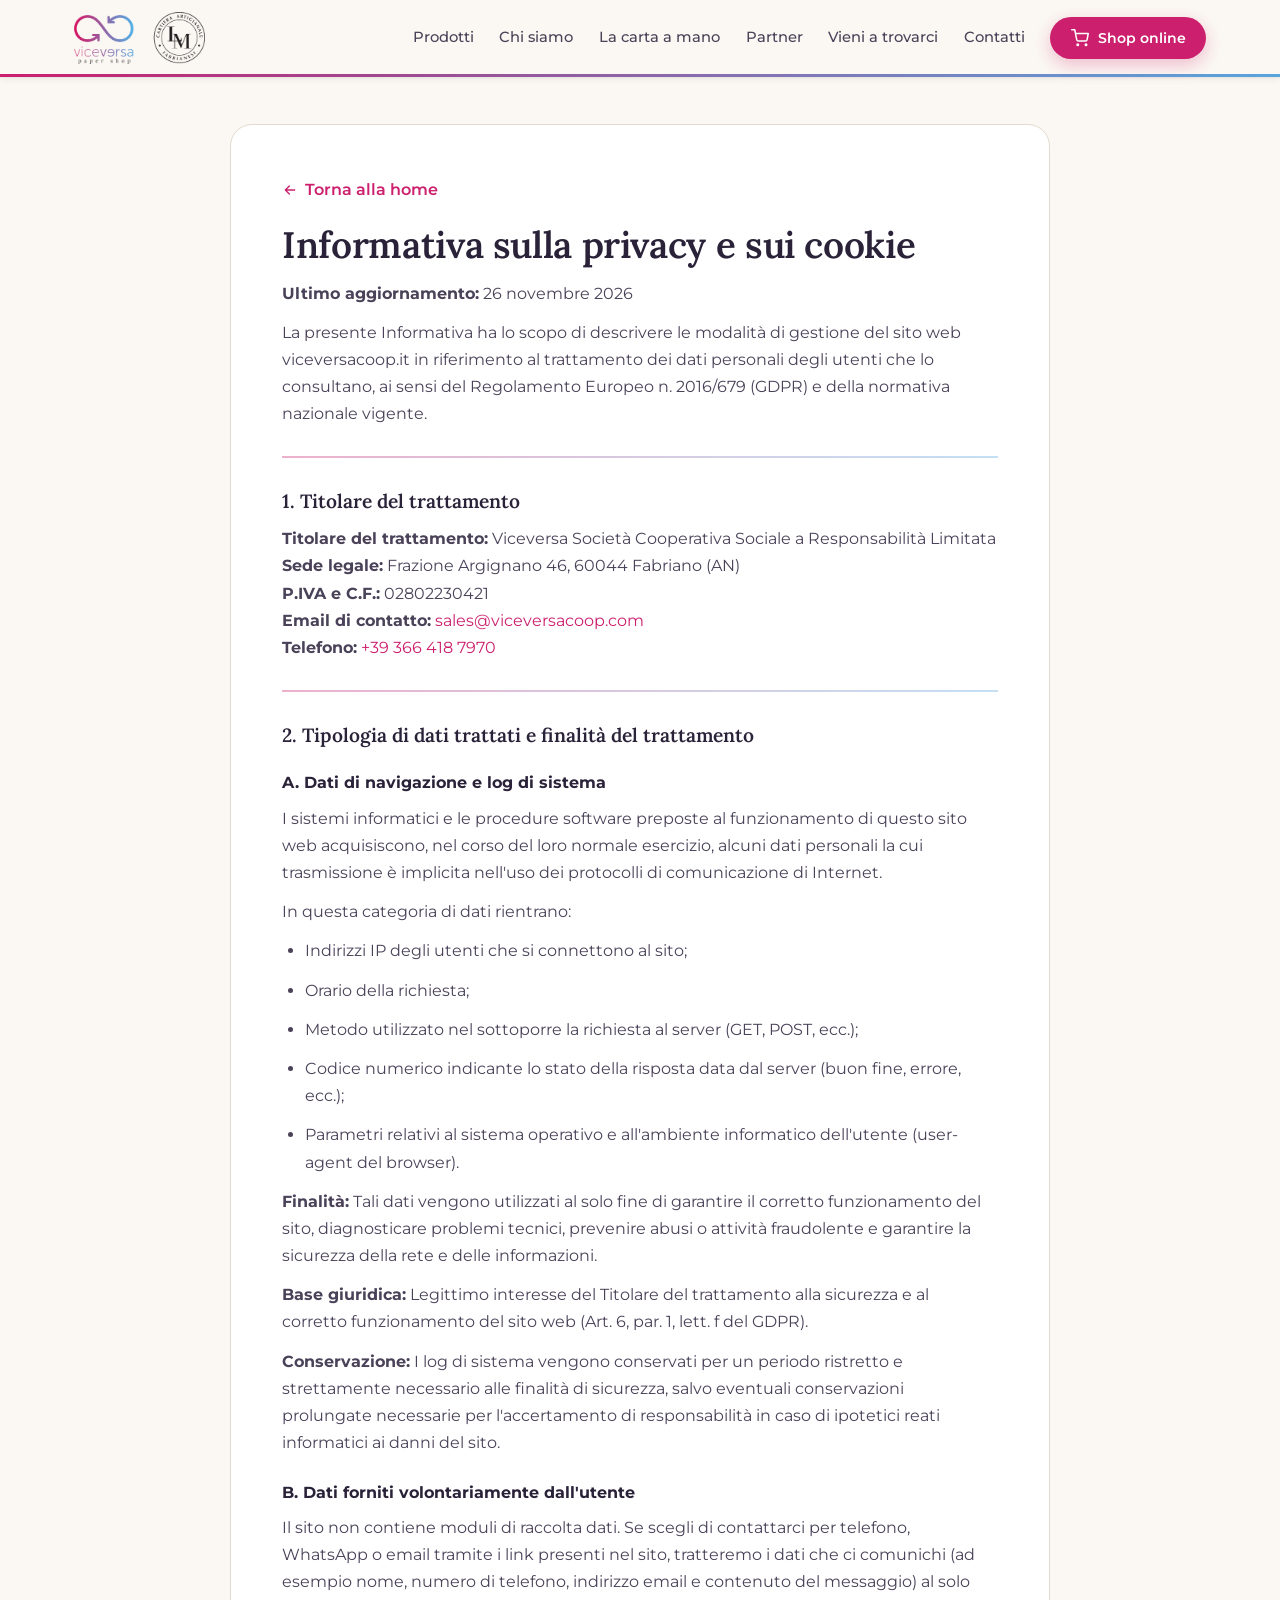
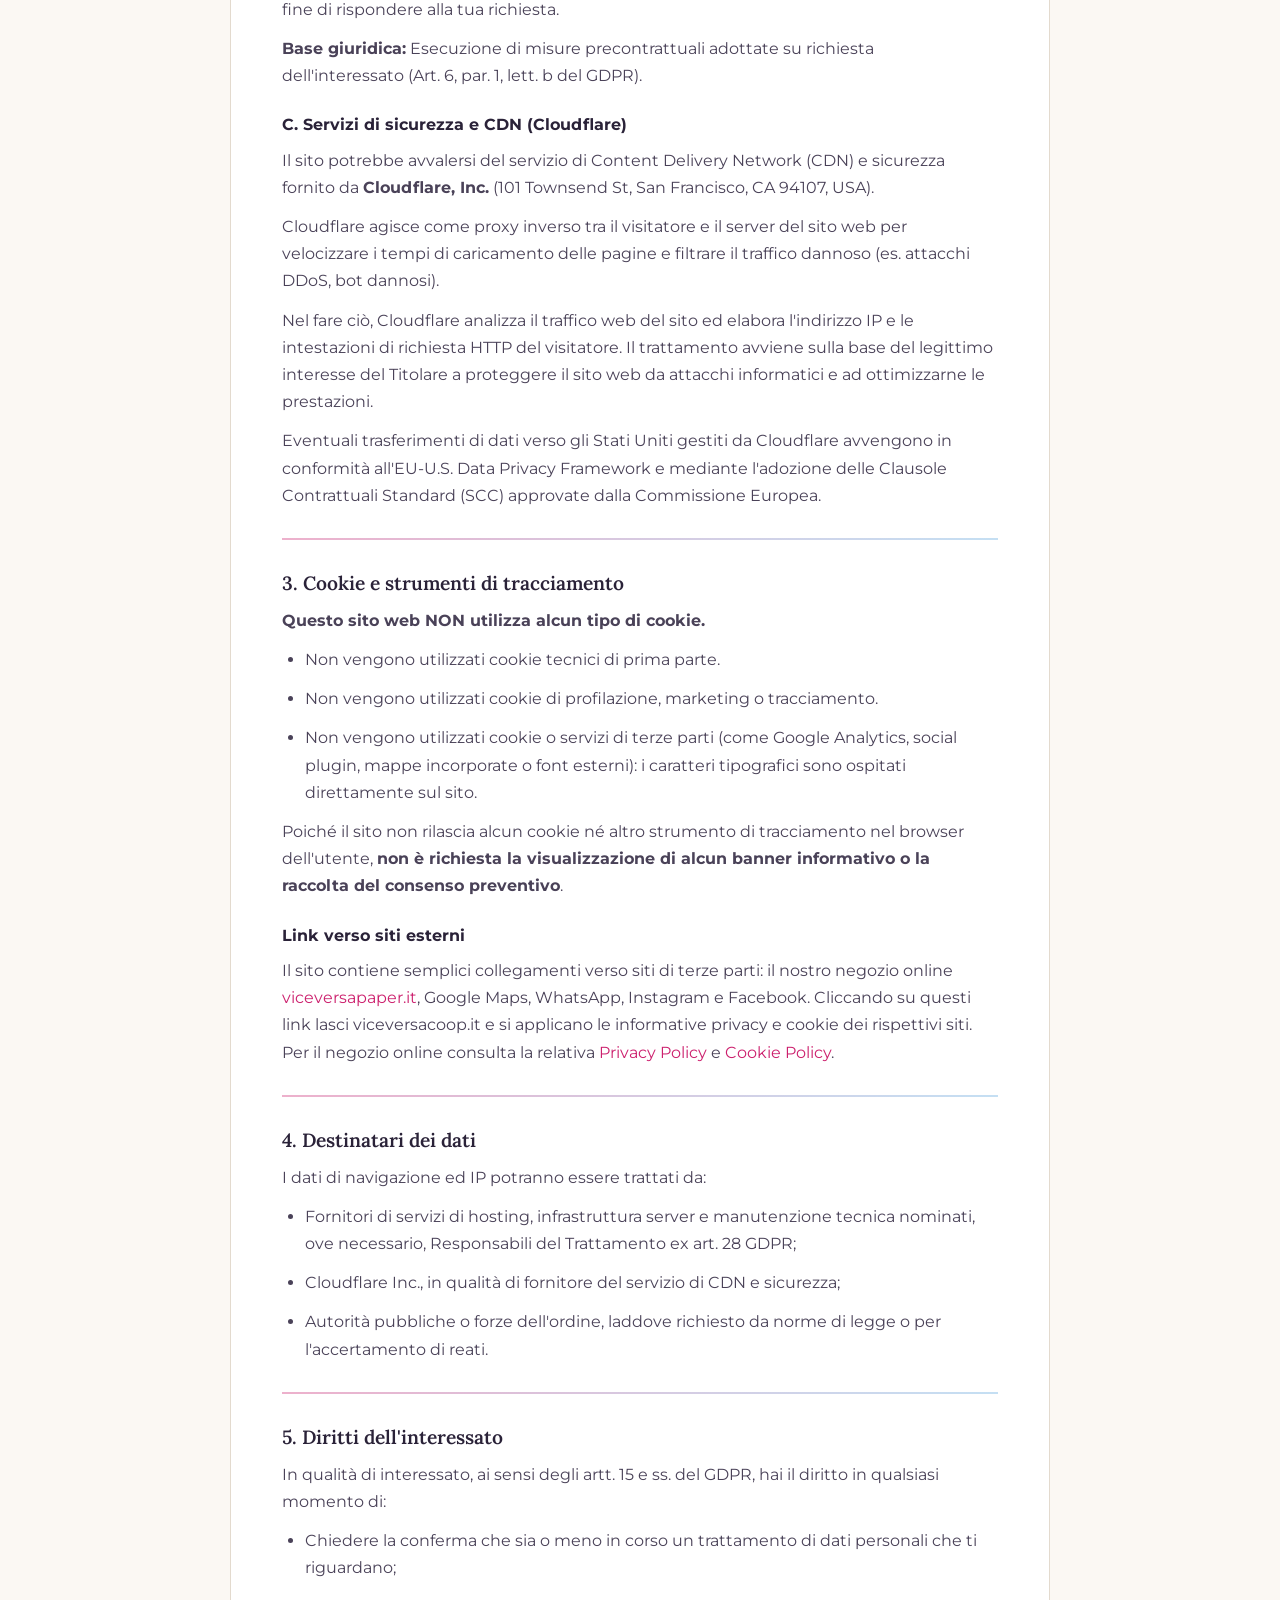
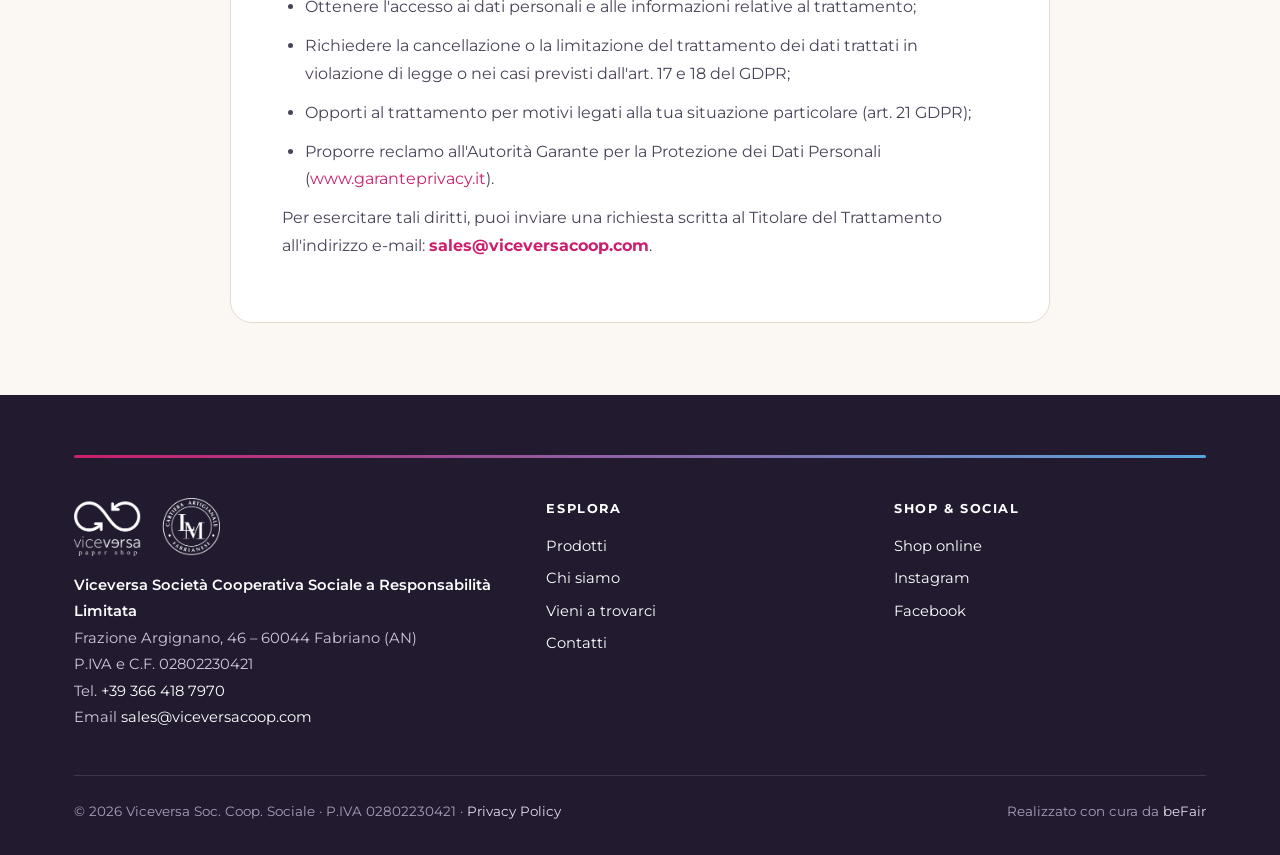
<file: shared/sites/0e232672-0605-4630-9869-596784e677d6/privacy_policy.html>
<!DOCTYPE html>
<html lang="it" class="no-js">
<head>
  <meta charset="UTF-8" />
  <meta name="viewport" content="width=device-width, initial-scale=1.0" />
  <title>Privacy Policy | Viceversa Soc. Coop. Sociale</title>
  <meta name="description" content="Informativa sulla privacy e sui cookie del sito viceversacoop.it di Viceversa Soc. Coop. Sociale." />
  <meta name="robots" content="noindex, follow" />
  <meta name="theme-color" content="#cc1f6d" />
  <link rel="canonical" href="https://viceversacoop.it/privacy_policy.html" />
  <link rel="icon" type="image/png" sizes="32x32" href="assets/images/favicon-32.png" />
  <link rel="apple-touch-icon" href="assets/images/favicon-180.png" />
  <link rel="stylesheet" href="assets/css/styles.css" />
</head>
<body>
  <svg width="0" height="0" style="position:absolute" aria-hidden="true" focusable="false">
    <symbol id="i-arrow-left" viewBox="0 0 24 24" fill="none" stroke="currentColor" stroke-width="2" stroke-linecap="round" stroke-linejoin="round"><path d="M19 12H5M11 18l-6-6 6-6"/></symbol>
    <symbol id="i-cart" viewBox="0 0 24 24" fill="none" stroke="currentColor" stroke-width="2" stroke-linecap="round" stroke-linejoin="round"><circle cx="9" cy="21" r="1"/><circle cx="20" cy="21" r="1"/><path d="M1 1h4l2.68 13.39a2 2 0 0 0 2 1.61h9.72a2 2 0 0 0 2-1.61L23 6H6"/></symbol>
    <symbol id="i-phone" viewBox="0 0 24 24" fill="none" stroke="currentColor" stroke-width="2" stroke-linecap="round" stroke-linejoin="round"><path d="M22 16.92v3a2 2 0 0 1-2.18 2 19.79 19.79 0 0 1-8.63-3.07 19.5 19.5 0 0 1-6-6 19.79 19.79 0 0 1-3.07-8.67A2 2 0 0 1 4.11 2h3a2 2 0 0 1 2 1.72 12.84 12.84 0 0 0 .7 2.81 2 2 0 0 1-.45 2.11L8.09 9.91a16 16 0 0 0 6 6l1.27-1.27a2 2 0 0 1 2.11-.45 12.84 12.84 0 0 0 2.81.7A2 2 0 0 1 22 16.92z"/></symbol>
    <symbol id="i-mail" viewBox="0 0 24 24" fill="none" stroke="currentColor" stroke-width="2" stroke-linecap="round" stroke-linejoin="round"><rect x="2" y="4" width="20" height="16" rx="2"/><path d="m22 7-10 6L2 7"/></symbol>
    <symbol id="i-menu" viewBox="0 0 24 24" fill="none" stroke="currentColor" stroke-width="2" stroke-linecap="round"><path d="M3 6h18M3 12h18M3 18h18"/></symbol>
    <symbol id="i-close" viewBox="0 0 24 24" fill="none" stroke="currentColor" stroke-width="2" stroke-linecap="round"><path d="M18 6 6 18M6 6l12 12"/></symbol>
  </svg>

  <nav class="navbar scrolled" data-solid aria-label="Navigazione principale">
    <div class="container">
      <a href="index.html" class="brand" aria-label="Viceversa Soc. Coop. Sociale, torna alla home">
        <img src="assets/images/logo-viceversa.png" alt="Logo Viceversa Soc. Coop. Sociale" width="344" height="137" />
      </a>
      <button class="nav-toggle" type="button" aria-label="Apri menu" aria-expanded="false" aria-controls="nav-links">
        <svg class="icon-open" aria-hidden="true"><use href="#i-menu"/></svg>
        <svg class="icon-close" aria-hidden="true"><use href="#i-close"/></svg>
      </button>
      <div class="nav-links" id="nav-links">
        <a href="index.html#prodotti">Prodotti</a>
        <a href="index.html#chi-siamo">Chi siamo</a>
        <a href="index.html#la-carta">La carta a mano</a>
        <a href="index.html#partner">Partner</a>
        <a href="index.html#vieni-a-trovarci">Vieni a trovarci</a>
        <a href="index.html#contatti">Contatti</a>
        <a href="https://viceversapaper.it/shop-online/?utm_source=viceversacoop.it&amp;utm_medium=referral&amp;utm_campaign=privacy_nav" class="btn btn-primary btn-sm" target="_blank" rel="noopener">
          <svg aria-hidden="true"><use href="#i-cart"/></svg> Shop online
        </a>
      </div>
    </div>
  </nav>

  <main class="legal">
    <div class="container">
      <article class="doc">
        <a class="back" href="index.html"><svg aria-hidden="true"><use href="#i-arrow-left"/></svg> Torna alla home</a>

        <h1>Informativa sulla privacy e sui cookie</h1>
        <p><strong>Ultimo aggiornamento:</strong> 26 novembre 2026</p>

        <p>La presente Informativa ha lo scopo di descrivere le modalità di gestione del sito web viceversacoop.it in riferimento al trattamento dei dati personali degli utenti che lo consultano, ai sensi del Regolamento Europeo n. 2016/679 (GDPR) e della normativa nazionale vigente.</p>

        <hr />

        <h3>1. Titolare del trattamento</h3>
        <p>
          <strong>Titolare del trattamento:</strong> Viceversa Società Cooperativa Sociale a Responsabilità Limitata<br />
          <strong>Sede legale:</strong> Frazione Argignano 46, 60044 Fabriano (AN)<br />
          <strong>P.IVA e C.F.:</strong> 02802230421<br />
          <strong>Email di contatto:</strong> <a href="mailto:sales@viceversacoop.com">sales@viceversacoop.com</a><br />
          <strong>Telefono:</strong> <a href="tel:+393664187970">+39 366 418 7970</a>
        </p>

        <hr />

        <h3>2. Tipologia di dati trattati e finalità del trattamento</h3>

        <h4>A. Dati di navigazione e log di sistema</h4>
        <p>I sistemi informatici e le procedure software preposte al funzionamento di questo sito web acquisiscono, nel corso del loro normale esercizio, alcuni dati personali la cui trasmissione è implicita nell'uso dei protocolli di comunicazione di Internet.</p>
        <p>In questa categoria di dati rientrano:</p>
        <ul>
          <li>Indirizzi IP degli utenti che si connettono al sito;</li>
          <li>Orario della richiesta;</li>
          <li>Metodo utilizzato nel sottoporre la richiesta al server (GET, POST, ecc.);</li>
          <li>Codice numerico indicante lo stato della risposta data dal server (buon fine, errore, ecc.);</li>
          <li>Parametri relativi al sistema operativo e all'ambiente informatico dell'utente (user-agent del browser).</li>
        </ul>
        <p><strong>Finalità:</strong> Tali dati vengono utilizzati al solo fine di garantire il corretto funzionamento del sito, diagnosticare problemi tecnici, prevenire abusi o attività fraudolente e garantire la sicurezza della rete e delle informazioni.</p>
        <p><strong>Base giuridica:</strong> Legittimo interesse del Titolare del trattamento alla sicurezza e al corretto funzionamento del sito web (Art. 6, par. 1, lett. f del GDPR).</p>
        <p><strong>Conservazione:</strong> I log di sistema vengono conservati per un periodo ristretto e strettamente necessario alle finalità di sicurezza, salvo eventuali conservazioni prolungate necessarie per l'accertamento di responsabilità in caso di ipotetici reati informatici ai danni del sito.</p>

        <h4>B. Dati forniti volontariamente dall'utente</h4>
        <p>Il sito non contiene moduli di raccolta dati. Se scegli di contattarci per telefono, WhatsApp o email tramite i link presenti nel sito, tratteremo i dati che ci comunichi (ad esempio nome, numero di telefono, indirizzo email e contenuto del messaggio) al solo fine di rispondere alla tua richiesta.</p>
        <p><strong>Base giuridica:</strong> Esecuzione di misure precontrattuali adottate su richiesta dell'interessato (Art. 6, par. 1, lett. b del GDPR).</p>

        <h4>C. Servizi di sicurezza e CDN (Cloudflare)</h4>
        <p>Il sito potrebbe avvalersi del servizio di Content Delivery Network (CDN) e sicurezza fornito da <strong>Cloudflare, Inc.</strong> (101 Townsend St, San Francisco, CA 94107, USA).</p>
        <p>Cloudflare agisce come proxy inverso tra il visitatore e il server del sito web per velocizzare i tempi di caricamento delle pagine e filtrare il traffico dannoso (es. attacchi DDoS, bot dannosi).</p>
        <p>Nel fare ciò, Cloudflare analizza il traffico web del sito ed elabora l'indirizzo IP e le intestazioni di richiesta HTTP del visitatore. Il trattamento avviene sulla base del legittimo interesse del Titolare a proteggere il sito web da attacchi informatici e ad ottimizzarne le prestazioni.</p>
        <p>Eventuali trasferimenti di dati verso gli Stati Uniti gestiti da Cloudflare avvengono in conformità all'EU-U.S. Data Privacy Framework e mediante l'adozione delle Clausole Contrattuali Standard (SCC) approvate dalla Commissione Europea.</p>

        <hr />

        <h3>3. Cookie e strumenti di tracciamento</h3>
        <p><strong>Questo sito web NON utilizza alcun tipo di cookie.</strong></p>
        <ul>
          <li>Non vengono utilizzati cookie tecnici di prima parte.</li>
          <li>Non vengono utilizzati cookie di profilazione, marketing o tracciamento.</li>
          <li>Non vengono utilizzati cookie o servizi di terze parti (come Google Analytics, social plugin, mappe incorporate o font esterni): i caratteri tipografici sono ospitati direttamente sul sito.</li>
        </ul>
        <p>Poiché il sito non rilascia alcun cookie né altro strumento di tracciamento nel browser dell'utente, <strong>non è richiesta la visualizzazione di alcun banner informativo o la raccolta del consenso preventivo</strong>.</p>

        <h4>Link verso siti esterni</h4>
        <p>Il sito contiene semplici collegamenti verso siti di terze parti: il nostro negozio online <a href="https://viceversapaper.it/" target="_blank" rel="noopener">viceversapaper.it</a>, Google Maps, WhatsApp, Instagram e Facebook. Cliccando su questi link lasci viceversacoop.it e si applicano le informative privacy e cookie dei rispettivi siti. Per il negozio online consulta la relativa <a href="https://www.iubenda.com/privacy-policy/40716170" target="_blank" rel="noopener">Privacy Policy</a> e <a href="https://www.iubenda.com/privacy-policy/40716170/cookie-policy" target="_blank" rel="noopener">Cookie Policy</a>.</p>

        <hr />

        <h3>4. Destinatari dei dati</h3>
        <p>I dati di navigazione ed IP potranno essere trattati da:</p>
        <ul>
          <li>Fornitori di servizi di hosting, infrastruttura server e manutenzione tecnica nominati, ove necessario, Responsabili del Trattamento ex art. 28 GDPR;</li>
          <li>Cloudflare Inc., in qualità di fornitore del servizio di CDN e sicurezza;</li>
          <li>Autorità pubbliche o forze dell'ordine, laddove richiesto da norme di legge o per l'accertamento di reati.</li>
        </ul>

        <hr />

        <h3>5. Diritti dell'interessato</h3>
        <p>In qualità di interessato, ai sensi degli artt. 15 e ss. del GDPR, hai il diritto in qualsiasi momento di:</p>
        <ul>
          <li>Chiedere la conferma che sia o meno in corso un trattamento di dati personali che ti riguardano;</li>
          <li>Ottenere l'accesso ai dati personali e alle informazioni relative al trattamento;</li>
          <li>Richiedere la cancellazione o la limitazione del trattamento dei dati trattati in violazione di legge o nei casi previsti dall'art. 17 e 18 del GDPR;</li>
          <li>Opporti al trattamento per motivi legati alla tua situazione particolare (art. 21 GDPR);</li>
          <li>Proporre reclamo all'Autorità Garante per la Protezione dei Dati Personali (<a href="https://www.garanteprivacy.it" target="_blank" rel="noopener">www.garanteprivacy.it</a>).</li>
        </ul>
        <p>Per esercitare tali diritti, puoi inviare una richiesta scritta al Titolare del Trattamento all'indirizzo e-mail: <a href="mailto:sales@viceversacoop.com"><strong>sales@viceversacoop.com</strong></a>.</p>
      </article>
    </div>
  </main>

  <footer class="footer">
    <div class="container footer-top">
      <div class="footer-grid">
        <div>
          <img class="logo" src="assets/images/logo-viceversa-white.png" alt="Logo Viceversa Soc. Coop. Sociale" width="344" height="137" loading="lazy" />
          <address>
            <span class="legal-name">Viceversa Società Cooperativa Sociale a Responsabilità Limitata</span><br />
            Frazione Argignano, 46 – 60044 Fabriano (AN)<br />
            P.IVA e C.F. 02802230421<br />
            Tel. <a href="tel:+393664187970">+39 366 418 7970</a><br />
            Email <a href="mailto:sales@viceversacoop.com">sales@viceversacoop.com</a>
          </address>
        </div>
        <div>
          <h4>Esplora</h4>
          <ul>
            <li><a href="index.html#prodotti">Prodotti</a></li>
            <li><a href="index.html#chi-siamo">Chi siamo</a></li>
            <li><a href="index.html#vieni-a-trovarci">Vieni a trovarci</a></li>
            <li><a href="index.html#contatti">Contatti</a></li>
          </ul>
        </div>
        <div>
          <h4>Shop &amp; social</h4>
          <ul>
            <li><a href="https://viceversapaper.it/shop-online/?utm_source=viceversacoop.it&amp;utm_medium=referral&amp;utm_campaign=privacy_footer" target="_blank" rel="noopener">Shop online</a></li>
            <li><a href="https://www.instagram.com/viceversafabriano/" target="_blank" rel="noopener">Instagram</a></li>
            <li><a href="https://www.facebook.com/viceversafabriano/" target="_blank" rel="noopener">Facebook</a></li>
          </ul>
        </div>
      </div>
      <div class="footer-bottom">
        <span>&copy; <span id="year">2026</span> Viceversa Soc. Coop. Sociale · P.IVA 02802230421 · <a href="privacy_policy.html">Privacy Policy</a></span>
        <span>Realizzato con cura da <a href="https://www.befair.it/" target="_blank" rel="noopener">beFair</a></span>
      </div>
    </div>
  </footer>

  <nav class="mobile-bar" aria-label="Azioni rapide">
    <a href="tel:+393664187970"><svg aria-hidden="true"><use href="#i-phone"/></svg>Chiama</a>
    <a href="mailto:sales@viceversacoop.com"><svg aria-hidden="true"><use href="#i-mail"/></svg>Email</a>
    <a class="shop" href="https://viceversapaper.it/shop-online/?utm_source=viceversacoop.it&amp;utm_medium=referral&amp;utm_campaign=privacy_mobilebar" target="_blank" rel="noopener"><svg aria-hidden="true"><use href="#i-cart"/></svg>Shop online</a>
  </nav>

  <script src="assets/js/main.js"></script>
</body>
</html>
</file>
<file: _templates/4c0726d7-f76e-4434-9ced-8cd947d7e227/assets/css/styles.css>
:root {
  --color-bg: #1a1410;
  --color-surface: #2a221c;
  --color-primary: #d4782b;
  --color-primary-light: #e8a15a;
  --color-primary-dark: #a85f1a;
  --color-accent: #f5c542;
  --color-text: #f0e8e0;
  --color-text-muted: #b0a090;
  --color-text-dark: #807060;
  --color-border: #3a322c;
  --font-sans: 'Inter', -apple-system, BlinkMacSystemFont, 'Segoe UI', Roboto, sans-serif;
  --font-display: 'Playfair Display', Georgia, serif;
  --shadow-sm: 0 2px 8px rgba(0,0,0,0.3);
  --shadow-md: 0 8px 24px rgba(0,0,0,0.4);
  --shadow-lg: 0 16px 48px rgba(0,0,0,0.5);
  --radius: 12px;
  --radius-lg: 20px;
}

* { box-sizing: border-box; margin: 0; padding: 0; }

html { scroll-behavior: smooth; }

body {
  font-family: var(--font-sans);
  background: var(--color-bg);
  color: var(--color-text);
  line-height: 1.7;
  -webkit-font-smoothing: antialiased;
}

img { max-width: 100%; height: auto; display: block; }
a { text-decoration: none; color: inherit; }
ul { list-style: none; }

.container {
  max-width: 1140px;
  margin: 0 auto;
  padding: 0 1.5rem;
}

/* ──────── NAVBAR ──────── */
.navbar {
  position: fixed;
  top: 0;
  left: 0;
  right: 0;
  z-index: 1000;
  background: rgba(26, 20, 16, 0.92);
  backdrop-filter: blur(12px);
  -webkit-backdrop-filter: blur(12px);
  border-bottom: 1px solid var(--color-border);
  padding: 0.75rem 0;
  transition: background 0.3s;
}

.navbar .container {
  display: flex;
  justify-content: space-between;
  align-items: center;
}

.navbar-brand {
  font-family: var(--font-display);
  font-size: 1.25rem;
  font-weight: 700;
  color: var(--color-primary-light);
  letter-spacing: 0.02em;
}

.navbar-links {
  display: flex;
  gap: 1.5rem;
  align-items: center;
}

.navbar-links a {
  font-size: 0.9rem;
  font-weight: 500;
  color: var(--color-text-muted);
  transition: color 0.2s;
  position: relative;
}

.navbar-links a:hover,
.navbar-links a.active {
  color: var(--color-primary-light);
}

.navbar-links a::after {
  content: '';
  position: absolute;
  bottom: -4px;
  left: 0;
  width: 0;
  height: 2px;
  background: var(--color-primary);
  transition: width 0.3s;
}

.navbar-links a:hover::after {
  width: 100%;
}

.navbar-toggle {
  display: none;
  background: none;
  border: none;
  color: var(--color-text);
  font-size: 1.5rem;
  cursor: pointer;
  padding: 0.25rem;
}

/* ──────── HERO ──────── */
.hero {
  min-height: 100vh;
  display: flex;
  align-items: center;
  position: relative;
  overflow: hidden;
  padding: 6rem 0 4rem;
  background: linear-gradient(160deg, #1a1410 0%, #2a1a10 40%, #1a1410 100%);
}

.hero::before {
  content: '';
  position: absolute;
  top: -50%;
  right: -20%;
  width: 60%;
  height: 200%;
  background: radial-gradient(ellipse at center, rgba(212, 120, 43, 0.08) 0%, transparent 70%);
  pointer-events: none;
}

.hero-grid {
  display: grid;
  grid-template-columns: 1.1fr 0.9fr;
  gap: 2.5rem;
  align-items: center;
  position: relative;
  z-index: 1;
}

.hero-tag {
  display: inline-flex;
  align-items: center;
  gap: 0.5rem;
  font-size: 0.8rem;
  text-transform: uppercase;
  letter-spacing: 0.15em;
  color: var(--color-accent);
  font-weight: 600;
  margin-bottom: 1rem;
}

.hero-tag .dot {
  width: 8px;
  height: 8px;
  border-radius: 50%;
  background: var(--color-accent);
  animation: pulse-dot 2s infinite;
}

@keyframes pulse-dot {
  0%, 100% { opacity: 1; }
  50% { opacity: 0.4; }
}

.hero h1 {
  font-family: var(--font-display);
  font-size: clamp(2.2rem, 4.5vw, 3.5rem);
  font-weight: 700;
  line-height: 1.15;
  margin-bottom: 1.2rem;
  color: var(--color-text);
}

.hero h1 span {
  color: var(--color-primary-light);
}

.hero p {
  font-size: 1.05rem;
  color: var(--color-text-muted);
  margin-bottom: 2rem;
  max-width: 540px;
}

.hero-actions {
  display: flex;
  flex-wrap: wrap;
  gap: 1rem;
}

.btn {
  display: inline-flex;
  align-items: center;
  gap: 0.5rem;
  padding: 0.85rem 1.75rem;
  border-radius: 999px;
  font-weight: 600;
  font-size: 0.95rem;
  cursor: pointer;
  transition: all 0.25s ease;
  border: none;
  font-family: var(--font-sans);
}

.btn-primary {
  background: linear-gradient(135deg, var(--color-primary), var(--color-primary-dark));
  color: #fff;
  box-shadow: 0 4px 16px rgba(212, 120, 43, 0.3);
}

.btn-primary:hover {
  transform: translateY(-2px);
  box-shadow: 0 8px 24px rgba(212, 120, 43, 0.4);
}

.btn-outline {
  background: transparent;
  color: var(--color-primary-light);
  border: 1.5px solid var(--color-primary);
}

.btn-outline:hover {
  background: rgba(212, 120, 43, 0.1);
  transform: translateY(-2px);
}

.hero-card {
  background: var(--color-surface);
  border: 1px solid var(--color-border);
  border-radius: var(--radius-lg);
  padding: 2rem;
  box-shadow: var(--shadow-lg);
}

.hero-card h3 {
  font-family: var(--font-display);
  font-size: 1.3rem;
  color: var(--color-primary-light);
  margin-bottom: 1.2rem;
  padding-bottom: 0.75rem;
  border-bottom: 1px solid var(--color-border);
}

.hero-card .info-item {
  display: flex;
  align-items: flex-start;
  gap: 0.75rem;
  margin-bottom: 1rem;
  font-size: 0.95rem;
}

.hero-card .info-item .icon {
  flex-shrink: 0;
  width: 20px;
  height: 20px;
  margin-top: 3px;
  color: var(--color-primary);
}

.hero-card .info-item strong {
  display: block;
  color: var(--color-text);
  font-weight: 600;
}

.hero-card .info-item span {
  display: block;
  color: var(--color-text-muted);
  font-size: 0.9rem;
}

.rating-stars {
  display: inline-flex;
  gap: 2px;
  color: var(--color-accent);
  font-size: 1rem;
}

.rating-text {
  font-size: 0.85rem;
  color: var(--color-text-muted);
  margin-left: 0.5rem;
}

/* ──────── SECTIONS ──────── */
.section {
  padding: 5rem 0;
}

.section-alt {
  background: var(--color-surface);
}

.section-header {
  text-align: center;
  margin-bottom: 3rem;
}

.section-header h2 {
  font-family: var(--font-display);
  font-size: clamp(1.8rem, 3vw, 2.5rem);
  font-weight: 700;
  margin-bottom: 0.75rem;
}

.section-header .subtitle {
  color: var(--color-text-muted);
  font-size: 1.05rem;
  max-width: 600px;
  margin: 0 auto;
}

/* ──────── SERVICES ──────── */
.services-grid {
  display: grid;
  grid-template-columns: repeat(3, 1fr);
  gap: 1.5rem;
}

.service-card {
  background: var(--color-bg);
  border: 1px solid var(--color-border);
  border-radius: var(--radius);
  padding: 2rem;
  transition: all 0.3s ease;
}

.service-card:hover {
  border-color: var(--color-primary);
  transform: translateY(-4px);
  box-shadow: 0 12px 32px rgba(0,0,0,0.3);
}

.service-card .icon-wrap {
  width: 48px;
  height: 48px;
  border-radius: 12px;
  background: linear-gradient(135deg, rgba(212, 120, 43, 0.2), rgba(212, 120, 43, 0.1));
  display: flex;
  align-items: center;
  justify-content: center;
  margin-bottom: 1.2rem;
  color: var(--color-primary-light);
}

.service-card h3 {
  font-size: 1.1rem;
  font-weight: 600;
  margin-bottom: 0.6rem;
}

.service-card p {
  font-size: 0.92rem;
  color: var(--color-text-muted);
  line-height: 1.6;
}

/* ──────── REVIEWS ──────── */
.reviews-grid {
  display: grid;
  grid-template-columns: repeat(2, 1fr);
  gap: 1.5rem;
}

.review-card {
  background: var(--color-bg);
  border: 1px solid var(--color-border);
  border-radius: var(--radius);
  padding: 1.75rem;
  transition: border-color 0.2s;
}

.review-card:hover {
  border-color: var(--color-primary);
}

.review-card .stars {
  color: var(--color-accent);
  margin-bottom: 0.75rem;
  font-size: 1rem;
}

.review-card p {
  font-size: 0.95rem;
  color: var(--color-text-muted);
  line-height: 1.7;
  font-style: italic;
  margin-bottom: 1rem;
}

.review-card .reviewer {
  display: flex;
  align-items: center;
  gap: 0.75rem;
}

.review-card .reviewer .avatar {
  width: 36px;
  height: 36px;
  border-radius: 50%;
  background: var(--color-border);
  display: flex;
  align-items: center;
  justify-content: center;
  color: var(--color-text-muted);
  font-size: 0.85rem;
  font-weight: 600;
  overflow: hidden;
}

.review-card .reviewer .name {
  font-weight: 600;
  font-size: 0.9rem;
}

.review-card .reviewer .time {
  font-size: 0.8rem;
  color: var(--color-text-dark);
}

/* ──────── HOURS ──────── */
.hours-grid {
  display: grid;
  grid-template-columns: repeat(2, 1fr);
  gap: 1rem;
  max-width: 500px;
  margin: 0 auto;
}

.hours-item {
  display: flex;
  justify-content: space-between;
  padding: 0.75rem 0;
  border-bottom: 1px solid var(--color-border);
  font-size: 0.95rem;
}

.hours-item .day {
  font-weight: 500;
}

.hours-item .time {
  color: var(--color-text-muted);
}

.hours-item.closed .time {
  color: #e05a5a;
}

.hours-note {
  text-align: center;
  margin-top: 1.5rem;
  color: var(--color-text-dark);
  font-size: 0.85rem;
}

/* ──────── MAP ──────── */
.map-wrapper {
  border-radius: var(--radius-lg);
  overflow: hidden;
  border: 1px solid var(--color-border);
  box-shadow: var(--shadow-md);
}

.map-wrapper iframe {
  width: 100%;
  height: 400px;
  border: 0;
  display: block;
}

/* ──────── DETAILS ──────── */
.details-grid {
  display: grid;
  grid-template-columns: repeat(2, 1fr);
  gap: 1.5rem;
  max-width: 800px;
  margin: 0 auto;
}

.detail-card {
  background: var(--color-bg);
  border: 1px solid var(--color-border);
  border-radius: var(--radius);
  padding: 1.5rem;
  text-align: center;
  transition: border-color 0.2s;
}

.detail-card:hover {
  border-color: var(--color-primary);
}

.detail-card .detail-icon {
  font-size: 1.5rem;
  margin-bottom: 0.5rem;
  color: var(--color-primary-light);
}

.detail-card h4 {
  font-size: 0.85rem;
  text-transform: uppercase;
  letter-spacing: 0.08em;
  color: var(--color-text-dark);
  margin-bottom: 0.4rem;
}

.detail-card p {
  font-size: 0.95rem;
  color: var(--color-text-muted);
}

.detail-card a {
  color: var(--color-primary-light);
  transition: color 0.2s;
}

.detail-card a:hover {
  color: var(--color-accent);
}

/* ──────── FOOTER ──────── */
.footer {
  background: var(--color-surface);
  border-top: 1px solid var(--color-border);
  padding: 2.5rem 0;
  text-align: center;
}

.footer p {
  color: var(--color-text-dark);
  font-size: 0.85rem;
}

.footer a {
  color: var(--color-primary-light);
  transition: color 0.2s;
}

.footer a:hover {
  color: var(--color-accent);
}

/* ──────── RESPONSIVE ──────── */
@media (max-width: 992px) {
  .hero-grid {
    grid-template-columns: 1fr;
    text-align: center;
  }
  .hero p {
    margin: 0 auto 2rem;
  }
  .hero-actions {
    justify-content: center;
  }
  .services-grid {
    grid-template-columns: repeat(2, 1fr);
  }
}

@media (max-width: 768px) {
  .navbar-toggle {
    display: block;
  }
  .navbar-links {
    display: none;
    position: absolute;
    top: 100%;
    left: 0;
    right: 0;
    background: rgba(26, 20, 16, 0.98);
    border-bottom: 1px solid var(--color-border);
    flex-direction: column;
    padding: 1rem 1.5rem;
    gap: 0.75rem;
  }
  .navbar-links.open {
    display: flex;
  }
  .services-grid {
    grid-template-columns: 1fr;
  }
  .reviews-grid {
    grid-template-columns: 1fr;
  }
  .details-grid {
    grid-template-columns: 1fr;
  }
  .hours-grid {
    grid-template-columns: 1fr;
  }
  .section {
    padding: 3rem 0;
  }
  .hero {
    padding: 5rem 0 3rem;
  }
  .hero-card {
    padding: 1.5rem;
  }
  .map-wrapper iframe {
    height: 300px;
  }
}

@media (max-width: 480px) {
  .hero h1 {
    font-size: 1.8rem;
  }
  .navbar-brand {
    font-size: 1rem;
  }
  .btn {
    padding: 0.75rem 1.25rem;
    font-size: 0.85rem;
  }
  .service-card {
    padding: 1.5rem;
  }
}
</file>
<file: shared/sites/0e232672-0605-4630-9869-596784e677d6/assets/css/styles.css>
/* Viceversa Soc. Coop. Sociale — palette dal logo (simbolo infinito: magenta → viola → azzurro) */

@font-face {
  font-family: 'Lora';
  font-style: normal;
  font-weight: 400 700;
  font-display: swap;
  src: url('../fonts/lora-latin-wght-normal.woff2') format('woff2');
  unicode-range: U+0000-00FF, U+0131, U+0152-0153, U+02BB-02BC, U+02C6, U+02DA, U+02DC, U+0304, U+0308, U+0329, U+2000-206F, U+20AC, U+2122, U+2191, U+2193, U+2212, U+2215, U+FEFF, U+FFFD;
}
@font-face {
  font-family: 'Lora';
  font-style: normal;
  font-weight: 400 700;
  font-display: swap;
  src: url('../fonts/lora-latin-ext-wght-normal.woff2') format('woff2');
  unicode-range: U+0100-02BA, U+02BD-02C5, U+02C7-02CC, U+02CE-02D7, U+02DD-02FF, U+0304, U+0308, U+0329, U+1D00-1DBF, U+1E00-1E9F, U+1EF2-1EFF, U+2020, U+20A0-20AB, U+20AD-20C0, U+2113, U+2C60-2C7F, U+A720-A7FF;
}
@font-face {
  font-family: 'Lora';
  font-style: italic;
  font-weight: 400 700;
  font-display: swap;
  src: url('../fonts/lora-latin-wght-italic.woff2') format('woff2');
}
@font-face {
  font-family: 'Montserrat';
  font-style: normal;
  font-weight: 100 900;
  font-display: swap;
  src: url('../fonts/montserrat-latin-wght-normal.woff2') format('woff2');
  unicode-range: U+0000-00FF, U+0131, U+0152-0153, U+02BB-02BC, U+02C6, U+02DA, U+02DC, U+0304, U+0308, U+0329, U+2000-206F, U+20AC, U+2122, U+2191, U+2193, U+2212, U+2215, U+FEFF, U+FFFD;
}
@font-face {
  font-family: 'Montserrat';
  font-style: normal;
  font-weight: 100 900;
  font-display: swap;
  src: url('../fonts/montserrat-latin-ext-wght-normal.woff2') format('woff2');
  unicode-range: U+0100-02BA, U+02BD-02C5, U+02C7-02CC, U+02CE-02D7, U+02DD-02FF, U+0304, U+0308, U+0329, U+1D00-1DBF, U+1E00-1E9F, U+1EF2-1EFF, U+2020, U+20A0-20AB, U+20AD-20C0, U+2113, U+2C60-2C7F, U+A720-A7FF;
}

:root {
  /* brand (logo) */
  --magenta: #cc1f6d;
  --magenta-dark: #a8165a;
  --violet: #8274b4;
  --violet-ink: #5f4f9c;     /* viola scurito per testo leggibile (AA) */
  --sky: #58a4dd;
  --brand-gradient: linear-gradient(90deg, #cc1f6d 0%, #a04890 30%, #8274b4 60%, #58a4dd 100%);

  /* carta e inchiostro */
  --paper: #fbf8f3;
  --paper-2: #f3ede4;
  --paper-3: #ebe3d6;
  --surface: #ffffff;
  --ink: #2a2238;
  --ink-soft: #4a4258;
  --muted: #625a72;
  --line: #e3dace;
  --night: #221b30;

  --font-sans: 'Montserrat', -apple-system, BlinkMacSystemFont, 'Segoe UI', Roboto, sans-serif;
  --font-serif: 'Lora', Georgia, 'Times New Roman', serif;

  --radius: 14px;
  --radius-lg: 22px;
  --shadow-sm: 0 1px 2px rgba(42, 34, 56, .06), 0 2px 8px rgba(42, 34, 56, .06);
  --shadow-md: 0 10px 30px rgba(42, 34, 56, .10);
  --nav-h: 76px;
}

*, *::before, *::after { box-sizing: border-box; margin: 0; padding: 0; }

html { scroll-behavior: smooth; scroll-padding-top: calc(var(--nav-h) + 12px); -webkit-text-size-adjust: 100%; }

body {
  font-family: var(--font-sans);
  font-size: 1rem;
  line-height: 1.7;
  color: var(--ink);
  background: var(--paper);
  -webkit-font-smoothing: antialiased;
  overflow-x: hidden;
}

img { max-width: 100%; height: auto; display: block; }
a { color: var(--magenta); text-decoration: none; }
a:hover { color: var(--magenta-dark); }
ul { list-style: none; }

:focus-visible { outline: 3px solid var(--sky); outline-offset: 3px; border-radius: 6px; }

.container { width: 100%; max-width: 1180px; margin: 0 auto; padding: 0 1.5rem; }

.skip-link {
  position: absolute; left: 1rem; top: -60px; z-index: 2000;
  background: var(--ink); color: #fff; padding: .6rem 1rem; border-radius: 8px;
}
.skip-link:focus { top: 1rem; color: #fff; }

/* ───────── Tipografia ───────── */
h1, h2, h3 { font-family: var(--font-serif); color: var(--ink); line-height: 1.2; font-weight: 600; }
h1 { font-size: clamp(2.1rem, 4.6vw, 3.5rem); letter-spacing: -.01em; }
h2 { font-size: clamp(1.7rem, 3.2vw, 2.5rem); }
h3 { font-size: 1.25rem; }
h1 em, h2 em { font-style: italic; color: var(--magenta); }

.eyebrow {
  display: inline-flex; align-items: center; gap: .6rem;
  font-size: .78rem; font-weight: 600; letter-spacing: .14em; text-transform: uppercase;
  color: var(--violet-ink);
}
.eyebrow::before {
  content: ""; width: 28px; height: 3px; border-radius: 3px; background: var(--brand-gradient);
}

.section { padding: clamp(4rem, 8vw, 6.5rem) 0; }
.section-alt { background: var(--paper-2); }
.section-head { max-width: 720px; margin-bottom: 2.75rem; }
.section-head.center { margin-left: auto; margin-right: auto; text-align: center; }
.section-head.center .eyebrow { justify-content: center; }
.section-head h2 { margin: .7rem 0 .9rem; }
.section-head p { color: var(--muted); font-size: 1.05rem; }

/* ───────── Bottoni ───────── */
.btn {
  display: inline-flex; align-items: center; justify-content: center; gap: .55rem;
  min-height: 48px; padding: .8rem 1.5rem;
  font-family: var(--font-sans); font-size: .95rem; font-weight: 600; line-height: 1.2;
  border-radius: 999px; border: 2px solid transparent; cursor: pointer;
  transition: transform .15s ease, box-shadow .2s ease, background-color .2s ease, color .2s ease, border-color .2s ease;
  text-align: center;
}
.btn svg { width: 18px; height: 18px; flex-shrink: 0; }
.btn:hover { transform: translateY(-1px); }
.btn:active { transform: translateY(0); }

.btn-primary { background: var(--magenta); color: #fff; box-shadow: 0 6px 18px rgba(204, 31, 109, .28); }
.btn-primary:hover { background: var(--magenta-dark); color: #fff; box-shadow: 0 10px 24px rgba(204, 31, 109, .32); }

.btn-outline { background: transparent; color: var(--ink); border-color: var(--ink); }
.btn-outline:hover { background: var(--ink); color: #fff; }

.btn-light { background: #fff; color: var(--ink); }
.btn-light:hover { background: var(--paper-2); color: var(--ink); }

.btn-ghost-light { background: transparent; color: #fff; border-color: rgba(255,255,255,.7); }
.btn-ghost-light:hover { background: #fff; color: var(--ink); }

.btn-sm { min-height: 42px; padding: .55rem 1.15rem; font-size: .88rem; }

/* ───────── Navbar fissa ───────── */
.navbar {
  position: fixed; inset: 0 0 auto 0; z-index: 1000;
  background: rgba(251, 248, 243, .94);
  backdrop-filter: saturate(160%) blur(10px);
  -webkit-backdrop-filter: saturate(160%) blur(10px);
  border-bottom: 1px solid transparent;
  transition: box-shadow .25s ease, border-color .25s ease;
}
.navbar::after {
  content: ""; position: absolute; left: 0; right: 0; bottom: -1px; height: 3px;
  background: var(--brand-gradient); opacity: 0; transition: opacity .25s ease;
}
.navbar.scrolled { box-shadow: var(--shadow-sm); border-color: var(--line); }
.navbar.scrolled::after { opacity: 1; }

.navbar .container { display: flex; align-items: center; justify-content: space-between; height: var(--nav-h); gap: 1rem; }

.brand { display: flex; align-items: center; flex-shrink: 0; }
.brand img { height: 52px; width: auto; }

.nav-links { display: flex; align-items: center; gap: 1.6rem; }
.nav-links a:not(.btn) {
  position: relative; color: var(--ink-soft); font-size: .92rem; font-weight: 500; padding: .35rem 0;
}
.nav-links a:not(.btn)::after {
  content: ""; position: absolute; left: 0; right: 0; bottom: -2px; height: 2px; border-radius: 2px;
  background: var(--brand-gradient); transform: scaleX(0); transform-origin: left; transition: transform .25s ease;
}
.nav-links a:not(.btn):hover, .nav-links a.active { color: var(--ink); }
.nav-links a:not(.btn):hover::after, .nav-links a.active::after { transform: scaleX(1); }

.nav-toggle {
  display: none; align-items: center; justify-content: center;
  width: 46px; height: 46px; border-radius: 12px;
  background: var(--surface); border: 1px solid var(--line); color: var(--ink); cursor: pointer;
}
.nav-toggle svg { width: 24px; height: 24px; }
.nav-toggle .icon-close { display: none; }
.nav-toggle[aria-expanded="true"] .icon-open { display: none; }
.nav-toggle[aria-expanded="true"] .icon-close { display: block; }

/* ───────── Hero ───────── */
.hero {
  position: relative; overflow: hidden;
  padding: calc(var(--nav-h) + clamp(2.5rem, 6vw, 5rem)) 0 clamp(3.5rem, 7vw, 6rem);
  background:
    radial-gradient(900px 480px at 100% 0%, rgba(88, 164, 221, .13), transparent 60%),
    radial-gradient(700px 420px at 0% 10%, rgba(204, 31, 109, .07), transparent 60%),
    var(--paper);
}
.hero-grid { display: grid; grid-template-columns: 1.05fr .95fr; gap: clamp(2rem, 5vw, 4.5rem); align-items: center; }
.hero h1 { margin: 1rem 0 1.25rem; }
.hero-lead { font-size: 1.1rem; color: var(--ink-soft); max-width: 560px; }
.hero-lead strong { color: var(--ink); font-weight: 600; }
.hero-actions { display: flex; flex-wrap: wrap; gap: .8rem; margin-top: 2rem; }
.hero-contact { margin-top: 1.1rem; font-size: .93rem; color: var(--muted); }
.hero-contact a { font-weight: 600; }

.shipping-pill {
  display: inline-flex; align-items: center; gap: .6rem; margin-top: 1.8rem;
  padding: .55rem 1rem .55rem .65rem; border-radius: 999px;
  background: var(--surface); border: 1px solid var(--line); box-shadow: var(--shadow-sm);
  font-size: .86rem; color: var(--ink-soft);
}
.shipping-pill .dot {
  display: grid; place-items: center; width: 30px; height: 30px; border-radius: 50%;
  background: var(--brand-gradient); color: #fff; flex-shrink: 0;
}
.shipping-pill .dot svg { width: 16px; height: 16px; }
.shipping-pill strong { color: var(--ink); }

.hero-visual { position: relative; isolation: isolate; }
.hero-visual .frame {
  position: relative; border-radius: var(--radius-lg); overflow: hidden; box-shadow: var(--shadow-md);
  aspect-ratio: 4 / 3.4;
}
.hero-visual .frame img { width: 100%; height: 100%; object-fit: cover; }
.hero-visual::before {
  content: ""; position: absolute; inset: 18px -18px -18px 18px; border-radius: var(--radius-lg);
  background: var(--brand-gradient); opacity: .85; z-index: -1;
}
.hero-badge {
  position: absolute; left: -1.25rem; bottom: 1.5rem;
  display: flex; align-items: center; gap: .8rem;
  background: var(--surface); border-radius: var(--radius); padding: .85rem 1.1rem; box-shadow: var(--shadow-md);
  max-width: 270px;
}
.hero-badge .num { font-family: var(--font-serif); font-size: 1.9rem; font-weight: 700; color: var(--magenta); line-height: 1; }
.hero-badge span { font-size: .82rem; line-height: 1.35; color: var(--ink-soft); }

/* ───────── Valori ───────── */
.values { display: grid; grid-template-columns: repeat(3, 1fr); gap: 1.25rem; margin-top: -1.5rem; position: relative; z-index: 2; }
.value {
  display: flex; gap: 1rem; align-items: flex-start;
  background: var(--surface); border: 1px solid var(--line); border-radius: var(--radius); padding: 1.35rem 1.4rem;
  box-shadow: var(--shadow-sm);
}
.value .ic {
  flex-shrink: 0; display: grid; place-items: center; width: 44px; height: 44px; border-radius: 12px;
  background: rgba(130, 116, 180, .12); color: var(--violet-ink);
}
.value .ic svg { width: 22px; height: 22px; }
.value h3 { font-family: var(--font-sans); font-size: 1rem; font-weight: 700; margin-bottom: .2rem; }
.value p { font-size: .9rem; color: var(--muted); line-height: 1.55; }

/* ───────── Prodotti ───────── */
.products { display: grid; grid-template-columns: repeat(3, 1fr); gap: 1.5rem; }
.product {
  display: flex; flex-direction: column; overflow: hidden;
  background: var(--surface); border: 1px solid var(--line); border-radius: var(--radius-lg);
  color: var(--ink); transition: transform .2s ease, box-shadow .2s ease, border-color .2s ease;
}
.product:hover { transform: translateY(-4px); box-shadow: var(--shadow-md); border-color: transparent; color: var(--ink); }
.product .ph { aspect-ratio: 4 / 3; overflow: hidden; background: var(--paper-3); }
.product .ph img { width: 100%; height: 100%; object-fit: cover; transition: transform .5s ease; }
.product:hover .ph img { transform: scale(1.05); }
.product .body { display: flex; flex-direction: column; gap: .45rem; padding: 1.3rem 1.4rem 1.45rem; flex: 1; }
.product h3 { font-size: 1.22rem; }
.product p { font-size: .92rem; color: var(--muted); line-height: 1.6; flex: 1; }
.product .go {
  display: inline-flex; align-items: center; gap: .4rem; margin-top: .5rem;
  font-size: .9rem; font-weight: 600; color: var(--magenta);
}
.product .go svg { width: 16px; height: 16px; transition: transform .2s ease; }
.product:hover .go svg { transform: translateX(4px); }
.product .tag {
  align-self: flex-start; font-size: .72rem; font-weight: 600; letter-spacing: .06em; text-transform: uppercase;
  color: var(--violet-ink); background: rgba(130, 116, 180, .12); padding: .2rem .6rem; border-radius: 999px;
}

.products-cta { display: flex; flex-wrap: wrap; align-items: center; justify-content: center; gap: 1rem 1.5rem; margin-top: 2.75rem; text-align: center; }
.products-cta p { color: var(--muted); }

/* ───────── Chi siamo ───────── */
.split { display: grid; grid-template-columns: 1fr 1fr; gap: clamp(2rem, 5vw, 4.5rem); align-items: center; }
.split.reverse .split-media { order: 2; }
.split-media { position: relative; }
.split-media img { border-radius: var(--radius-lg); box-shadow: var(--shadow-md); width: 100%; object-fit: cover; }
.split-media .stack { display: grid; grid-template-columns: 1.3fr 1fr; gap: 1rem; align-items: end; }
.split-media .stack img:first-child { aspect-ratio: 4 / 5; }
.split-media .stack img:last-child { aspect-ratio: 3 / 4; margin-bottom: 2.5rem; }
.prose p { color: var(--ink-soft); margin-bottom: 1rem; }
.prose p strong { color: var(--ink); font-weight: 600; }
.prose h2 { margin: .7rem 0 1.2rem; }

.quote {
  margin: 1.6rem 0 0; padding: 1.1rem 1.4rem; border-left: 4px solid; border-image: var(--brand-gradient) 1;
  background: var(--surface); font-family: var(--font-serif); font-style: italic; font-size: 1.12rem; color: var(--ink);
}

/* ───────── Come nasce un foglio ───────── */
.steps { list-style: none; display: grid; grid-template-columns: repeat(5, 1fr); gap: 1rem; counter-reset: step; }
.step {
  position: relative; background: var(--surface); border: 1px solid var(--line); border-radius: var(--radius);
  padding: 1.5rem 1.2rem 1.3rem;
}
.step::before {
  counter-increment: step; content: counter(step, decimal-leading-zero);
  display: block; font-family: var(--font-serif); font-size: 1.9rem; font-weight: 700; line-height: 1;
  background: var(--brand-gradient); -webkit-background-clip: text; background-clip: text; color: transparent;
  margin-bottom: .75rem;
}
.step h3 { font-family: var(--font-sans); font-size: .98rem; font-weight: 700; margin-bottom: .35rem; }
.step p { font-size: .87rem; color: var(--muted); line-height: 1.55; }


/* ───────── Partner ───────── */
.partners { display: grid; grid-template-columns: repeat(3, 1fr); gap: 1.5rem; }
.partner { background: var(--surface); border: 1px solid var(--line); border-radius: var(--radius-lg); overflow: hidden; display: flex; flex-direction: column; }
.partner img { aspect-ratio: 3 / 2; object-fit: cover; width: 100%; }
.partner .body { padding: 1.3rem 1.4rem 1.5rem; }
.partner .role { font-size: .75rem; font-weight: 600; letter-spacing: .1em; text-transform: uppercase; color: var(--violet-ink); }
.partner h3 { margin: .35rem 0 .5rem; }
.partner p { font-size: .92rem; color: var(--muted); line-height: 1.6; }

/* ───────── Banda CTA ───────── */
.cta-band { position: relative; overflow: hidden; background: var(--brand-gradient); color: #fff; }
.cta-band::before {
  content: ""; position: absolute; inset: 0;
  background: radial-gradient(600px 300px at 15% 0%, rgba(255,255,255,.18), transparent 60%);
}
.cta-band .container { position: relative; display: flex; align-items: center; justify-content: space-between; gap: 2rem; flex-wrap: wrap; padding-top: 3.25rem; padding-bottom: 3.25rem; }
.cta-band h2 { color: #fff; font-size: clamp(1.5rem, 2.8vw, 2.15rem); max-width: 620px; }
.cta-band p { color: rgba(255,255,255,.92); margin-top: .5rem; max-width: 620px; }
.cta-band .actions { display: flex; flex-wrap: wrap; gap: .8rem; }

/* ───────── Vieni a trovarci / Contatti ───────── */
.visit { display: grid; grid-template-columns: 1.15fr .85fr; gap: 1.5rem; align-items: stretch; }
.card { background: var(--surface); border: 1px solid var(--line); border-radius: var(--radius-lg); padding: clamp(1.5rem, 3vw, 2.25rem); }
.card h3 { margin-bottom: 1.2rem; }

.info-list { display: grid; gap: 1.1rem; }
.info { display: flex; gap: .95rem; align-items: flex-start; }
.info .ic {
  flex-shrink: 0; display: grid; place-items: center; width: 42px; height: 42px; border-radius: 12px;
  background: rgba(204, 31, 109, .09); color: var(--magenta);
}
.info .ic svg { width: 20px; height: 20px; }
.info .lbl { display: block; font-size: .75rem; font-weight: 600; letter-spacing: .08em; text-transform: uppercase; color: var(--muted); }
.info .val { font-size: 1.02rem; color: var(--ink); font-weight: 500; overflow-wrap: anywhere; }
.info .val a { color: var(--ink); border-bottom: 1px solid rgba(204, 31, 109, .35); }
.info .val a:hover { color: var(--magenta); }

.maps-row { margin-top: 1.6rem; display: flex; flex-wrap: wrap; gap: .75rem; }

.hours { display: grid; gap: .15rem; }
.hours li { display: flex; justify-content: space-between; gap: 1rem; padding: .55rem 0; border-bottom: 1px dashed var(--line); font-size: .95rem; }
.hours li:last-child { border-bottom: 0; }
.hours li .d { color: var(--ink-soft); }
.hours li .t { font-weight: 600; color: var(--ink); font-variant-numeric: tabular-nums; }
.hours li.closed .t { color: var(--muted); font-weight: 500; }
.hours li.today { background: rgba(88, 164, 221, .1); margin: 0 -.75rem; padding-left: .75rem; padding-right: .75rem; border-radius: 8px; border-bottom-color: transparent; }
.open-status { display: inline-flex; align-items: center; gap: .45rem; margin-bottom: 1rem; font-size: .85rem; font-weight: 600; padding: .3rem .75rem; border-radius: 999px; background: var(--paper-2); color: var(--ink-soft); }
.open-status::before { content: ""; width: 8px; height: 8px; border-radius: 50%; background: var(--muted); }
.open-status.is-open { background: rgba(46, 160, 98, .12); color: #1d7346; }
.open-status.is-open::before { background: #2ea062; }
.open-status[hidden] { display: none; }

.details { margin-top: 2rem; padding-top: 1.75rem; border-top: 1px solid var(--line); }
.details dl { display: grid; grid-template-columns: auto 1fr; gap: .55rem 1.25rem; font-size: .95rem; }
.details dt { color: var(--muted); font-weight: 500; }
.details dd { color: var(--ink); font-weight: 600; overflow-wrap: anywhere; }

/* Contatti: canali */
.channels { display: grid; grid-template-columns: repeat(4, 1fr); gap: 1.25rem; }
.channel {
  display: flex; flex-direction: column; align-items: flex-start; gap: .6rem;
  background: var(--surface); border: 1px solid var(--line); border-radius: var(--radius-lg); padding: 1.6rem 1.5rem;
  color: var(--ink); transition: transform .2s ease, box-shadow .2s ease;
}
.channel:hover { transform: translateY(-3px); box-shadow: var(--shadow-md); color: var(--ink); }
.channel .ic { display: grid; place-items: center; width: 48px; height: 48px; border-radius: 14px; color: #fff; background: var(--magenta); }
.channel:nth-child(2) .ic { background: #a04890; }
.channel:nth-child(3) .ic { background: var(--violet-ink); }
.channel:nth-child(4) .ic { background: #3f86bf; }
.channel .ic svg { width: 22px; height: 22px; }
.channel h3 { font-family: var(--font-sans); font-size: 1rem; font-weight: 700; }
.channel .v { font-size: .95rem; color: var(--ink-soft); overflow-wrap: anywhere; }
.channel .go { margin-top: auto; font-size: .88rem; font-weight: 600; color: var(--magenta); }

.social { display: flex; justify-content: center; gap: .75rem; margin-top: 2.25rem; }
.social a {
  display: inline-flex; align-items: center; gap: .5rem; padding: .6rem 1.1rem; border-radius: 999px;
  background: var(--surface); border: 1px solid var(--line); color: var(--ink); font-weight: 600; font-size: .9rem;
}
.social a:hover { border-color: var(--magenta); color: var(--magenta); }
.social svg { width: 18px; height: 18px; }

/* ───────── Footer ───────── */
.footer { background: var(--night); color: #cfc8dc; padding: 3.75rem 0 2rem; font-size: .92rem; }
.footer a { color: #fff; }
.footer a:hover { color: #f6a9cb; }
.footer-top::before { content: ""; display: block; height: 3px; border-radius: 3px; background: var(--brand-gradient); margin-bottom: 2.5rem; }
.footer-grid { display: grid; grid-template-columns: 1.4fr 1fr 1fr; gap: 2.25rem; }
.footer .logo { height: 58px; width: auto; margin-bottom: 1rem; }
.footer h4 { font-family: var(--font-sans); color: #fff; font-size: .8rem; letter-spacing: .12em; text-transform: uppercase; margin-bottom: .9rem; }
.footer address { font-style: normal; line-height: 1.8; }
.footer .legal-name { color: #fff; font-weight: 600; }
.footer ul li { margin-bottom: .45rem; }
.footer-bottom {
  margin-top: 2.75rem; padding-top: 1.5rem; border-top: 1px solid rgba(255,255,255,.12);
  display: flex; flex-wrap: wrap; justify-content: space-between; gap: .75rem 1.5rem; font-size: .84rem; color: #a99fbb;
}
.footer-bottom a { color: #e3ddee; }

/* ───────── Barra azioni mobile ───────── */
.mobile-bar { display: none; }

/* ───────── Pagina privacy ───────── */
.legal { padding: calc(var(--nav-h) + 3rem) 0 4.5rem; }
.legal .doc { max-width: 820px; margin: 0 auto; background: var(--surface); border: 1px solid var(--line); border-radius: var(--radius-lg); padding: clamp(1.5rem, 4vw, 3.25rem); }
.legal h1 { font-size: clamp(1.6rem, 3.2vw, 2.3rem); margin-bottom: .75rem; }
.legal h3 { font-size: 1.2rem; margin: 2rem 0 .75rem; }
.legal h4 { font-family: var(--font-sans); font-size: 1rem; margin: 1.4rem 0 .5rem; }
.legal p, .legal li { color: var(--ink-soft); margin-bottom: .75rem; }
.legal ul { list-style: disc; padding-left: 1.4rem; }
.legal hr { border: 0; height: 2px; background: var(--brand-gradient); opacity: .35; margin: 1.8rem 0; }
.legal .back { display: inline-flex; align-items: center; gap: .4rem; margin-bottom: 1.25rem; font-weight: 600; }
.legal .back svg { width: 16px; height: 16px; }

/* ───────── Animazione ingresso ───────── */
.js-reveal .reveal { opacity: 0; transform: translateY(18px); transition: opacity .7s ease, transform .7s ease; }
.js-reveal .reveal.visible { opacity: 1; transform: none; }
@media print { .js-reveal .reveal { opacity: 1; transform: none; } }

@media (prefers-reduced-motion: reduce) {
  html { scroll-behavior: auto; }
  *, *::before, *::after { transition: none !important; animation: none !important; }
  .js-reveal .reveal { opacity: 1; transform: none; }
}

/* ───────── Responsive ───────── */
@media (max-width: 1080px) {
  .nav-links { gap: 1.1rem; }
  .steps { grid-template-columns: repeat(3, 1fr); }
  .channels { grid-template-columns: repeat(2, 1fr); }
}

@media (max-width: 980px) {
  :root { --nav-h: 68px; }
  .brand img { height: 44px; }
  .nav-toggle { display: inline-flex; }
  .nav-links {
    position: fixed; top: var(--nav-h); left: 0; right: 0;
    flex-direction: column; align-items: stretch; gap: 0;
    background: var(--paper); border-bottom: 1px solid var(--line); box-shadow: var(--shadow-md);
    padding: .5rem 1.5rem 1.25rem;
    max-height: calc(100vh - var(--nav-h)); overflow-y: auto;
    transform: translateY(-8px); opacity: 0; visibility: hidden; pointer-events: none;
    transition: opacity .2s ease, transform .2s ease, visibility .2s;
  }
  .nav-links.open { transform: none; opacity: 1; visibility: visible; pointer-events: auto; }
  .nav-links a:not(.btn) { padding: .9rem 0; font-size: 1rem; border-bottom: 1px solid var(--line); }
  .nav-links a:not(.btn)::after { display: none; }
  .nav-links a.active { color: var(--magenta); }
  .nav-links .btn { margin-top: 1rem; }

  .hero-grid, .split, .visit { grid-template-columns: 1fr; }
  .split.reverse .split-media { order: 0; }
  .hero-visual { max-width: 620px; margin: 1rem auto 0; width: 100%; }
  .hero-badge { left: .75rem; }
  .values { grid-template-columns: 1fr; margin-top: 0; }
  .products, .partners { grid-template-columns: repeat(2, 1fr); }
  .footer-grid { grid-template-columns: 1fr 1fr; }
  .footer-grid > :first-child { grid-column: 1 / -1; }
}

@media (max-width: 640px) {
  .container { padding: 0 1rem; }
  body { padding-bottom: 72px; }
  .hero-actions .btn { flex: 1 1 100%; }
  .hero-visual::before { inset: 10px -8px -10px 10px; }
  .hero-badge { position: relative; left: auto; bottom: auto; margin: -2rem auto 0; max-width: 92%; }
  .products, .partners, .channels, .steps { grid-template-columns: 1fr; }
  .split-media .stack img:last-child { margin-bottom: 1.5rem; }
  .cta-band .actions, .cta-band .actions .btn { width: 100%; }
  .maps-row .btn { width: 100%; }
  .footer-grid { grid-template-columns: 1fr; }
  .social { flex-wrap: wrap; }
  .details dl { grid-template-columns: 1fr; gap: .1rem; }
  .details dd { margin-bottom: .6rem; }

  .mobile-bar {
    display: grid; grid-template-columns: repeat(3, 1fr);
    position: fixed; left: 0; right: 0; bottom: 0; z-index: 999;
    background: var(--surface); border-top: 1px solid var(--line); box-shadow: 0 -6px 20px rgba(42, 34, 56, .08);
    padding-bottom: env(safe-area-inset-bottom);
  }
  .mobile-bar a {
    display: flex; flex-direction: column; align-items: center; justify-content: center; gap: .15rem;
    min-height: 62px; font-size: .74rem; font-weight: 600; color: var(--ink);
  }
  .mobile-bar a svg { width: 22px; height: 22px; color: var(--magenta); }
  .mobile-bar a.shop { background: var(--magenta); color: #fff; }
  .mobile-bar a.shop svg { color: #fff; }
}
</file>
